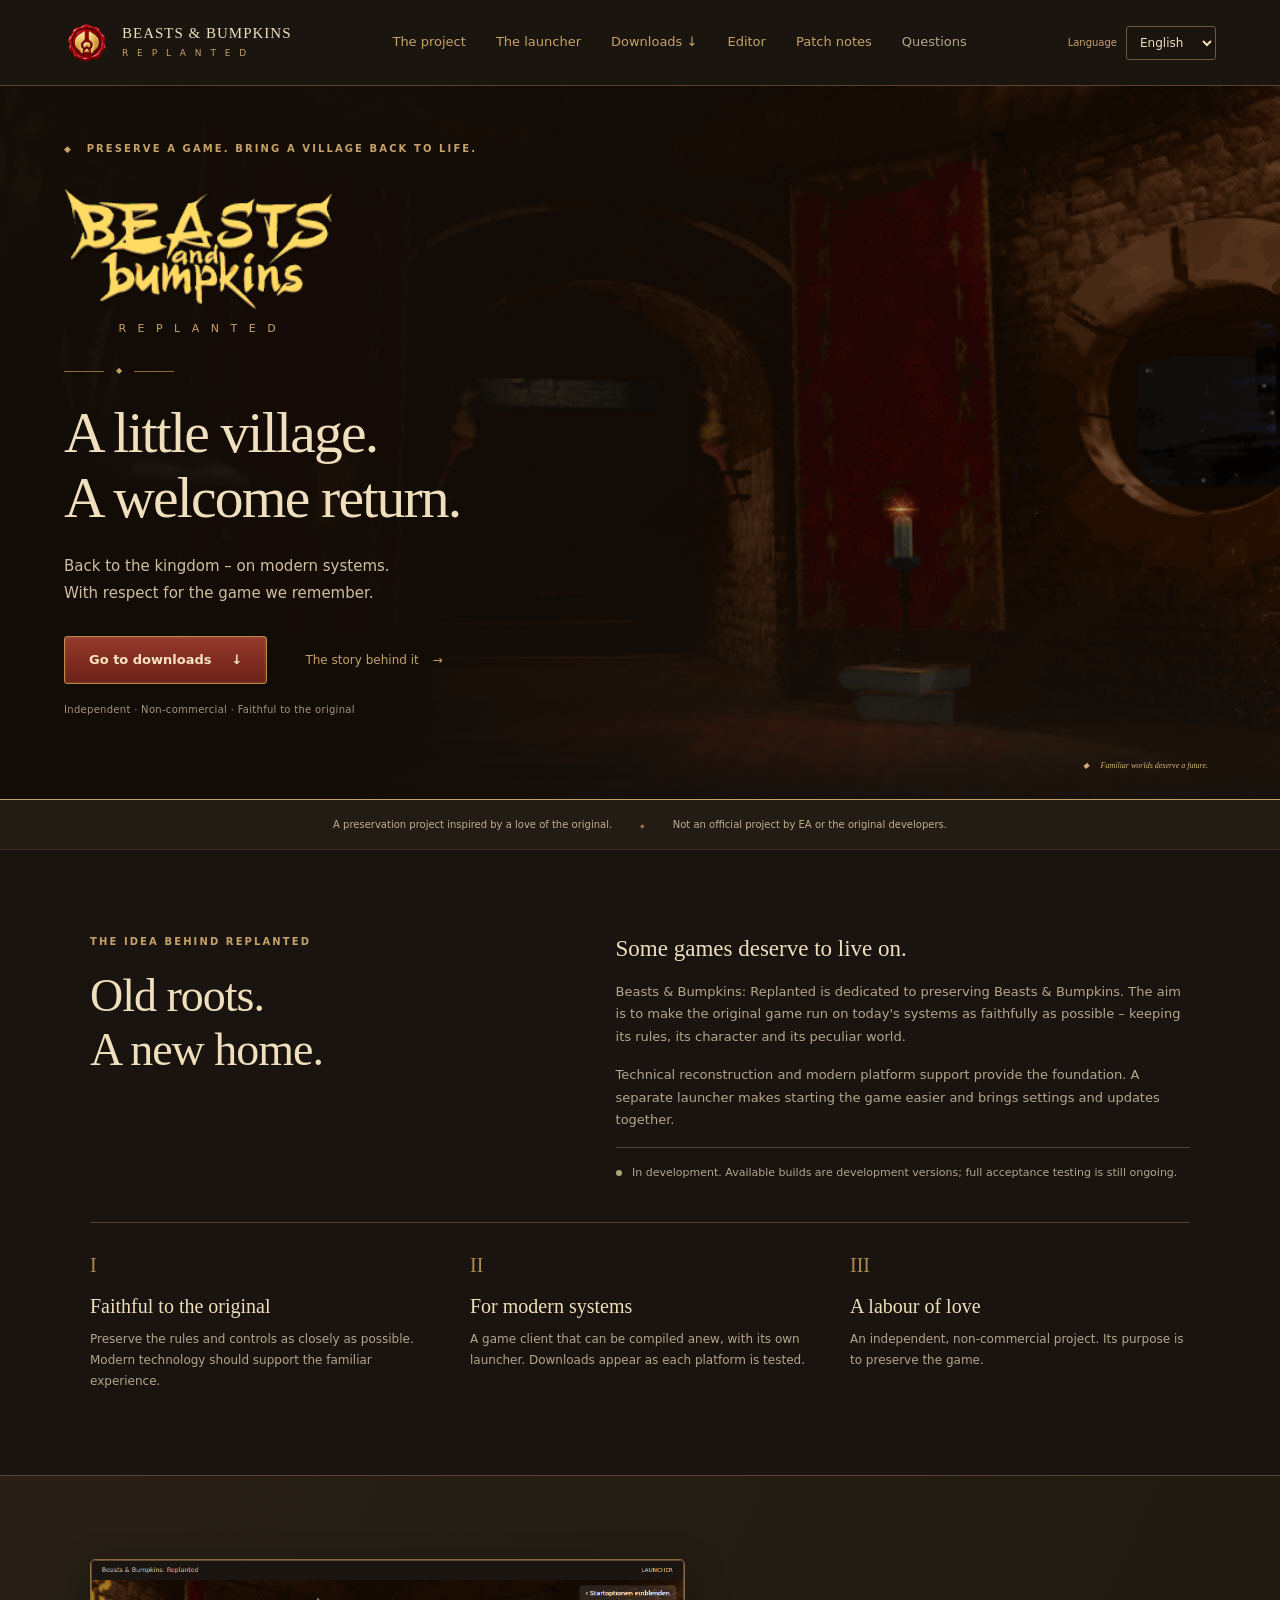
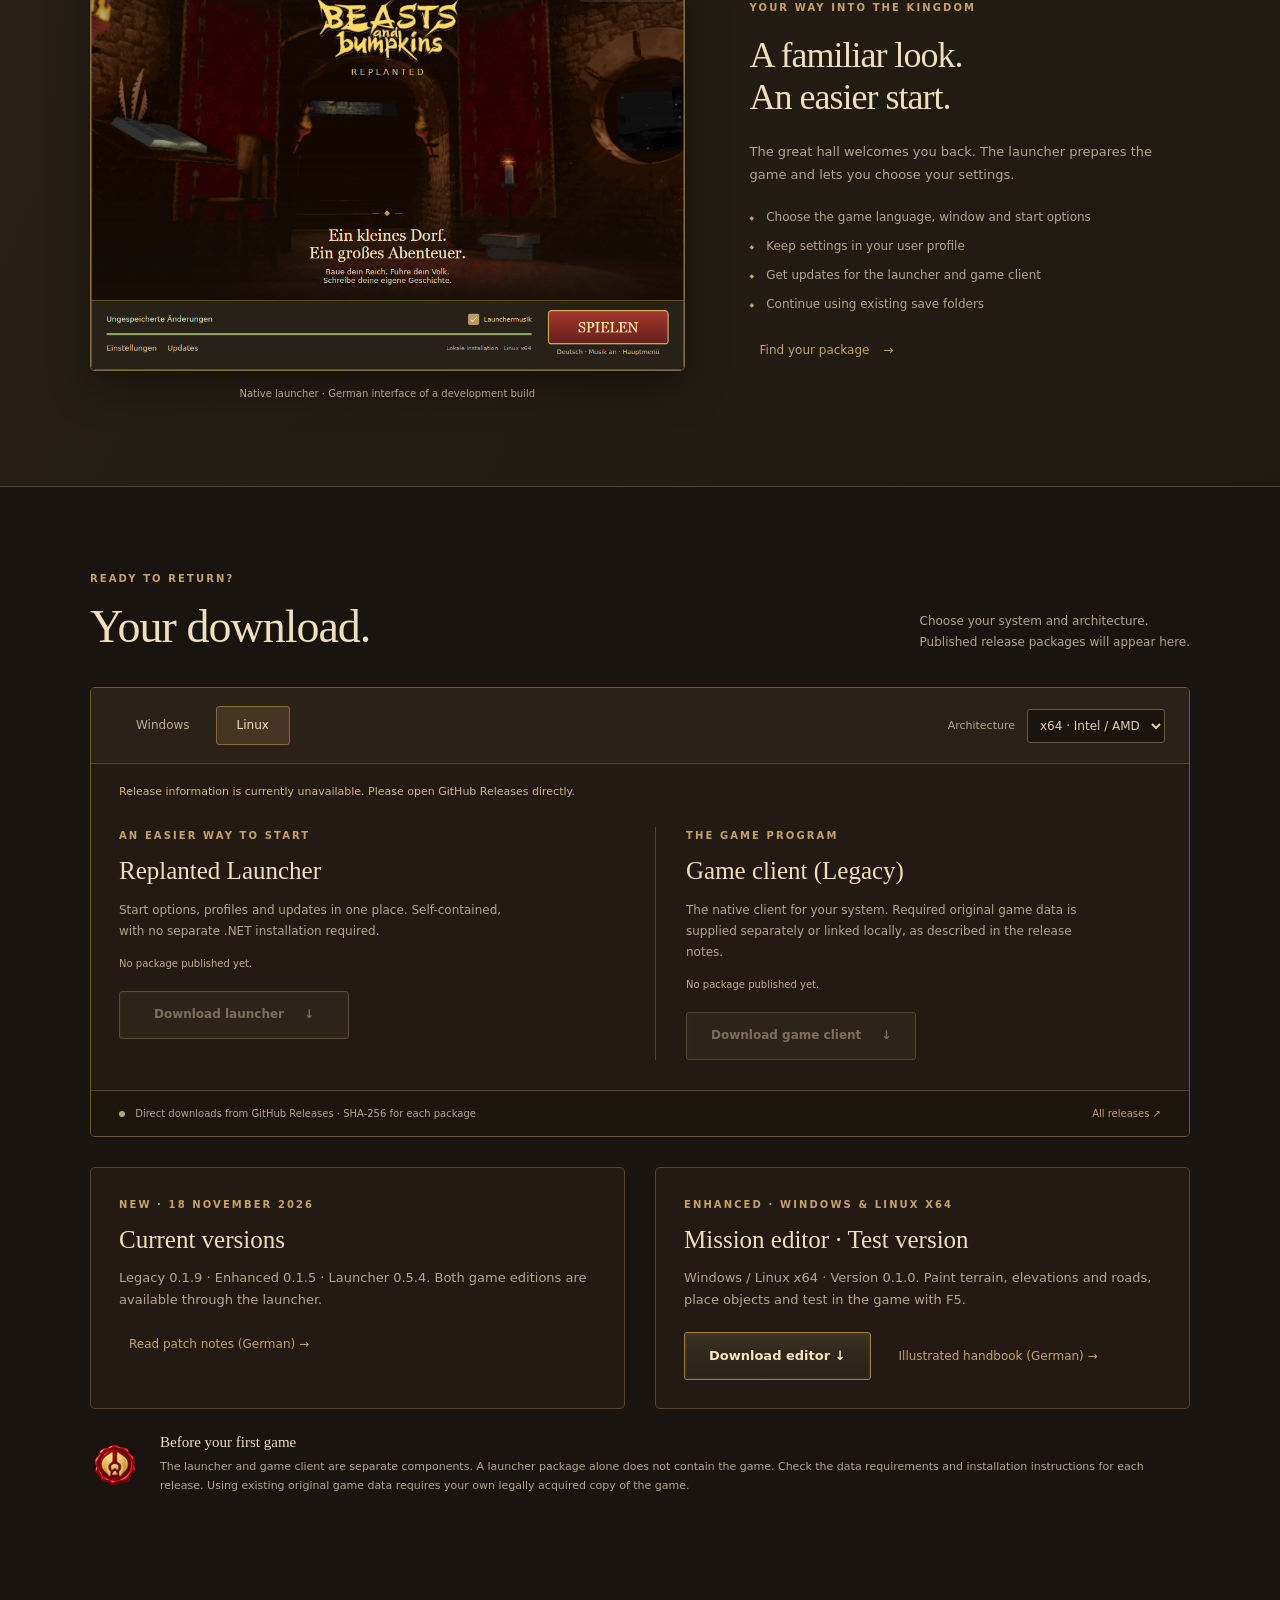
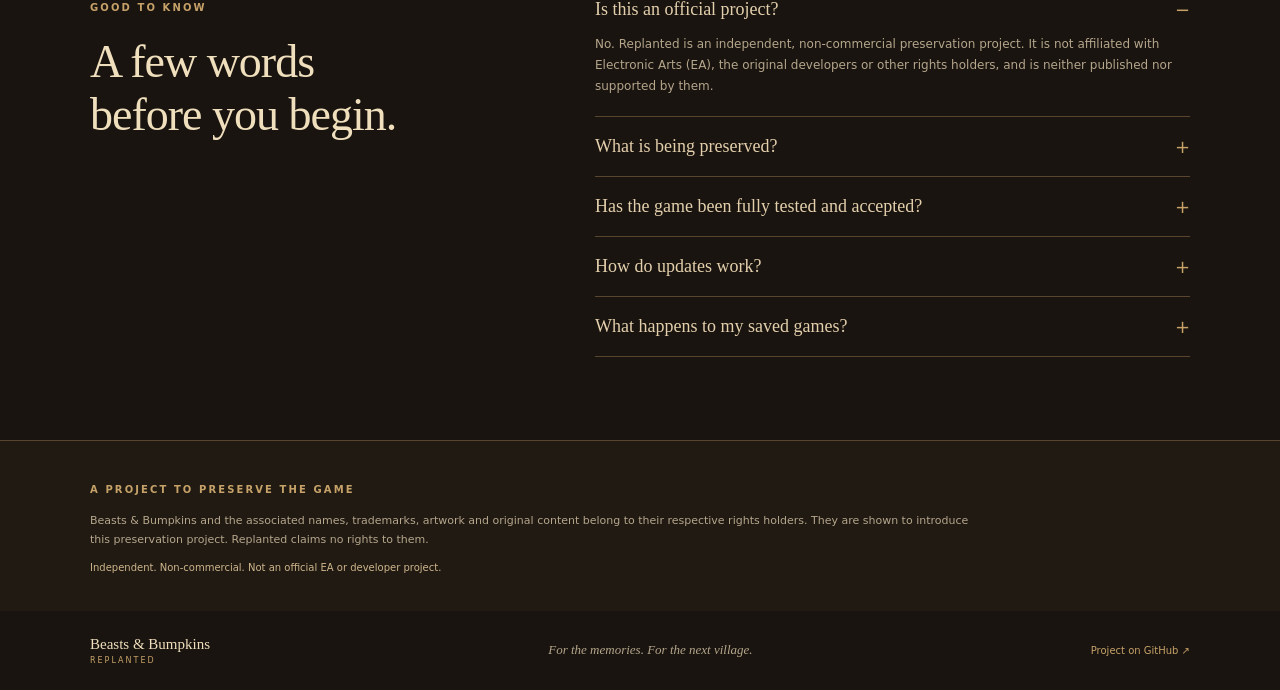
<file: site/index.html>
<!doctype html>
<html lang="de">
<head>
  <meta charset="utf-8">
  <meta name="viewport" content="width=device-width, initial-scale=1">
  <meta name="theme-color" content="#1b1510">
  <meta data-i18n-description="page.description" name="description" content="Beasts & Bumpkins: Replanted – ein unabhängiges, nicht kommerzielles Projekt zum Erhalt des Spiels auf modernen Systemen. Launcher, Spielclient und Informationen.">
  <title>Beasts &amp; Bumpkins: Replanted · Ein Königreich kehrt zurück</title>
  <link rel="icon" type="image/png" href="assets/seal.png">
  <link rel="stylesheet" href="styles.css">
  <script src="translations.js" defer></script>
  <script src="i18n.js" defer></script>
  <script src="app.js" defer></script>
</head>
<body>
  <a class="skip-link" href="#main"><span data-i18n="skip">Zum Inhalt</span></a>
  <header class="site-header">
    <a class="brand" href="#" data-i18n-aria="a11y.home" aria-label="Beasts &amp; Bumpkins: Replanted – Startseite"><img src="assets/seal.png" width="46" height="46" alt=""><span>BEASTS &amp; BUMPKINS<small>R E P L A N T E D</small></span></a>
    <nav data-i18n-aria="a11y.navigation" aria-label="Hauptnavigation"><a href="#projekt"><span data-i18n="nav.project">Das Projekt</span></a><a href="#launcher"><span data-i18n="nav.launcher">Der Launcher</span></a><a href="#downloads"><span data-i18n="nav.downloads">Downloads</span> <span aria-hidden="true">↓</span></a><a href="editor.html"><span data-i18n="nav.editor">Editor</span></a><a href="patchnotes.html"><span data-i18n="nav.patchnotes">Patchnotes</span></a><a href="#fragen"><span data-i18n="nav.faq">Fragen</span></a></nav>
    <label class="language-picker" id="language-picker" hidden><span data-i18n="language.label">Sprache</span><select id="language" aria-label="Sprache" data-i18n-aria="language.label"><option value="de" lang="de">Deutsch</option><option value="en" lang="en">English</option><option value="fr" lang="fr">Français</option><option value="it" lang="it">Italiano</option><option value="es" lang="es">Español</option></select></label>
  </header>
  <main id="main">
    <section class="hero" aria-labelledby="hero-title">
      <div class="hero-art" aria-hidden="true"></div>
      <div class="hero-content">
        <p class="eyebrow"><span class="diamond" aria-hidden="true">◆</span> <span data-i18n="hero.eyebrow">EIN SPIEL BEWAHREN. EIN DORF WIEDERBELEBEN.</span></p>
        <img class="original-logo" src="assets/original-logo.png" width="320" height="150" alt="Beasts and Bumpkins">
        <p class="replanted">R E P L A N T E D</p>
        <div class="ornament" aria-hidden="true"><span></span>◆<span></span></div>
        <h1 id="hero-title"><span data-i18n="hero.title1">Ein kleines Dorf.</span><br><span data-i18n="hero.title2">Ein großes Wiedersehen.</span></h1>
        <p class="hero-description"><span data-i18n="hero.description1">Zurück ins Königreich – auf modernen Systemen.</span><br><span data-i18n="hero.description2">Mit Respekt vor dem Spiel, das wir in Erinnerung haben.</span></p>
        <div class="hero-actions"><a class="button primary" href="#downloads"><span data-i18n="hero.download">Zu den Downloads</span> <span aria-hidden="true">↓</span></a><a class="text-link" href="#projekt"><span data-i18n="hero.story">Die Geschichte dahinter</span> <span aria-hidden="true">→</span></a></div>
        <p class="hero-note"><span data-i18n="hero.note">Unabhängig · Nicht kommerziell · Dem Original verpflichtet</span></p>
      </div>
      <div class="hero-caption"><span aria-hidden="true">◆</span> <span data-i18n="hero.caption">Vertraute Welten verdienen eine Zukunft.</span></div>
    </section>
    <div class="project-strip"><span><span data-i18n="strip.preservation">Ein Erhaltungsprojekt aus Begeisterung für das Original.</span></span><span><span data-i18n="strip.unofficial">Kein offizielles Projekt von EA oder den ursprünglichen Entwicklern.</span></span></div>
    <section class="section project" id="projekt" aria-labelledby="project-title">
      <div><p class="eyebrow"><span data-i18n="project.eyebrow">DIE IDEE HINTER REPLANTED</span></p><h2 id="project-title"><span data-i18n="project.title1">Alte Wurzeln.</span><br><span data-i18n="project.title2">Neue Heimat.</span></h2></div>
      <div class="project-copy"><p class="lead"><span data-i18n="project.lead">Manche Spiele verdienen es, weiterzuleben.</span></p><p><span data-i18n="project.body1">Beasts &amp; Bumpkins: Replanted widmet sich dem Erhalt von Beasts &amp; Bumpkins. Das Ziel: das ursprüngliche Spiel möglichst originalgetreu auf heutigen Systemen ausführbar machen – mit seinen Regeln, seinem Charakter und seiner eigenwilligen Welt.</span></p><p><span data-i18n="project.body2">Die technische Rekonstruktion und moderne Plattformanbindung bilden dafür die Grundlage. Ein separater Launcher erleichtert den Start und bündelt Einstellungen und Updates.</span></p><p class="development-note"><span class="status-dot" aria-hidden="true"></span> <span data-i18n="project.development">In Entwicklung. Verfügbare Builds sind Entwicklungsstände; die vollständige Abnahme läuft weiter.</span></p></div>
      <div class="principles"><article><span class="chapter">I</span><h3><span data-i18n="principle.original.title">Dem Original verpflichtet</span></h3><p><span data-i18n="principle.original.body">Spielregeln und Bedienung möglichst erhalten. Moderne Technik soll das vertraute Spielerlebnis tragen.</span></p></article><article><span class="chapter">II</span><h3><span data-i18n="principle.modern.title">Für heutige Systeme</span></h3><p><span data-i18n="principle.modern.body">Ein neu kompilierbarer Spielclient und ein eigener Launcher. Downloads erscheinen je geprüfter Plattform.</span></p></article><article><span class="chapter">III</span><h3><span data-i18n="principle.passion.title">Aus Leidenschaft</span></h3><p><span data-i18n="principle.passion.body">Ein unabhängiges, nicht kommerzielles Projekt. Sein Zweck ist der Erhalt des Spiels.</span></p></article></div>
    </section>
    <section class="launcher-section" id="launcher" aria-labelledby="launcher-title"><div class="section launcher-grid"><div class="launcher-image"><img src="assets/launcher.png" width="1008" height="662" loading="lazy" data-i18n-alt="a11y.launcher" alt="Der native Replanted-Launcher mit Burgstube, Originaltitel und roter Spielen-Schaltfläche"><p><span data-i18n="launcher.caption">Ein Blick in den nativen Launcher · Oberfläche eines Entwicklungsstands</span></p></div><div><p class="eyebrow"><span data-i18n="launcher.eyebrow">DEIN WEG INS KÖNIGREICH</span></p><h2 id="launcher-title"><span data-i18n="launcher.title1">Vertraut im Stil.</span><br><span data-i18n="launcher.title2">Einfach beim Start.</span></h2><p><span data-i18n="launcher.body">Die Burgstube empfängt dich wieder. Der Launcher bereitet den Spielstart vor und lässt dir die Wahl deiner Einstellungen.</span></p><ul class="feature-list"><li><span data-i18n="launcher.feature1">Sprache, Fenster und Spielstart einstellen</span></li><li><span data-i18n="launcher.feature2">Einstellungen im Benutzerprofil behalten</span></li><li><span data-i18n="launcher.feature3">Updates für Launcher und Spielclient beziehen</span></li><li><span data-i18n="launcher.feature4">Vorhandene Spielstandordner weiterverwenden</span></li></ul><a class="text-link" href="#downloads"><span data-i18n="launcher.download">Passendes Paket finden</span> <span aria-hidden="true">→</span></a></div></div></section>
    <section class="section downloads-section" id="downloads" aria-labelledby="download-title"><div class="section-heading"><div><p class="eyebrow"><span data-i18n="download.eyebrow">BEREIT FÜR DIE RÜCKKEHR?</span></p><h2 id="download-title"><span data-i18n="download.title">Dein Download.</span></h2></div><p><span data-i18n="download.intro1">Wähle dein System und deine Architektur.</span><br><span data-i18n="download.intro2">Hier erscheinen die veröffentlichten Release-Pakete.</span></p></div>
      <div class="download-panel"><div class="download-toolbar"><div class="platforms" role="group" data-i18n-aria="a11y.os" aria-label="Betriebssystem"><button type="button" data-os="win" aria-pressed="true">Windows</button><button type="button" data-os="linux" aria-pressed="false">Linux</button></div><label class="architecture"><span data-i18n="download.architecture">Architektur</span> <select id="architecture"><option value="x64">x64 · Intel / AMD</option><option value="arm64">ARM64</option></select></label></div>
      <p class="release-status" id="release-status" role="status" aria-live="polite"><span data-i18n="download.loading">Release-Informationen werden geladen …</span></p>
      <div class="download-cards"><article><p class="eyebrow"><span data-i18n="download.launcher.eyebrow">DER BEQUEME START</span></p><h3>Replanted Launcher</h3><p><span data-i18n="download.launcher.body">Startoptionen, Profile und Updates an einem Ort. Selbstenthaltend, ohne separate .NET-Installation.</span></p><p class="package-meta" id="launcher-meta"><span data-i18n="download.checking">Verfügbarkeit wird geprüft.</span></p><a class="button primary download-link" id="launcher-download" aria-disabled="true"><span data-i18n="download.launcher.button">Launcher herunterladen</span> <span aria-hidden="true">↓</span></a></article><article><p class="eyebrow"><span data-i18n="download.game.eyebrow">DAS SPIELPROGRAMM</span></p><h3><span data-i18n="download.game.title">Spielclient (Legacy)</span></h3><p><span data-i18n="download.game.body">Der native Client für dein System. Die erforderlichen Originalspieldaten werden separat bereitgestellt oder lokal eingebunden, wie im Release beschrieben.</span></p><p class="package-meta" id="game-meta"><span data-i18n="download.checking">Verfügbarkeit wird geprüft.</span></p><a class="button secondary download-link" id="game-download" aria-disabled="true"><span data-i18n="download.game.button">Spielclient herunterladen</span> <span aria-hidden="true">↓</span></a></article></div>
      <div class="download-footer"><p><span class="status-dot" aria-hidden="true"></span> <span data-i18n="download.footer">Direkte Downloads über GitHub Releases · SHA-256 je Paket</span></p><a id="all-releases" href="https://github.com/Naroci/BeastsAndBumpkinsReplanted/releases"><span data-i18n="download.releases">Alle Releases</span> <span aria-hidden="true">↗</span></a></div></div>
      <noscript><p>Für die Plattformauswahl bitte JavaScript aktivieren oder die <a href="https://github.com/Naroci/BeastsAndBumpkinsReplanted/releases">GitHub-Releases direkt öffnen</a>.</p></noscript>
      <div class="release-cards" id="aktuelles"><article><p class="eyebrow"><span data-i18n="release.eyebrow">NEU · 18. NOVEMBER 2026</span></p><h3><span data-i18n="release.title">Aktuelle Versionen</span></h3><p><span data-i18n="release.body">Legacy 0.1.9 · Enhanced 0.1.5 · Launcher 0.5.4. Beide Spieleeditionen sind über den Launcher erhältlich.</span></p><a class="text-link" href="patchnotes.html"><span data-i18n="release.notes">Patchnotes lesen (Deutsch) →</span></a></article><article><p class="eyebrow">ENHANCED · WINDOWS &amp; LINUX X64</p><h3><span data-i18n="editor.title">Missionseditor · Testversion</span></h3><p><span data-i18n="editor.body">Windows / Linux x64 · Version 0.1.0. Gelände, Höhen und Straßen bearbeiten, Objekte platzieren und mit F5 im Spiel testen.</span></p><div class="release-actions"><a class="button secondary" href="editor.html#downloads"><span data-i18n="editor.download">Editor herunterladen ↓</span></a><a class="text-link" href="editor.html"><span data-i18n="editor.guide">Handbuch mit Klickanleitung (Deutsch) →</span></a></div></article></div>
      <div class="install-note"><img src="assets/seal.png" width="50" height="50" alt=""><div><h3><span data-i18n="install.title">Vor dem ersten Spielstart</span></h3><p><span data-i18n="install.body">Launcher und Spielclient sind getrennte Komponenten. Ein Launcherpaket allein enthält kein Spiel. Beachte die Datenvoraussetzungen und Installationshinweise des jeweiligen Releases. Bestehende Originalspieldaten benötigen eine eigene rechtmäßig erworbene Spielkopie.</span></p></div></div>
    </section>
    <section class="section faq-section" id="fragen" aria-labelledby="faq-title"><div><p class="eyebrow"><span data-i18n="faq.eyebrow">GUT ZU WISSEN</span></p><h2 id="faq-title"><span data-i18n="faq.title1">Noch ein Wort,</span><br><span data-i18n="faq.title2">bevor es losgeht.</span></h2></div><div class="questions"><details open><summary><span data-i18n="faq.official.question">Ist das ein offizielles Projekt?</span></summary><p><span data-i18n="faq.official.answer">Nein. Replanted ist ein unabhängiges, nicht kommerzielles Erhaltungsprojekt. Es besteht keine Verbindung zu Electronic Arts (EA), den ursprünglichen Entwicklern oder anderen Rechteinhabern; das Projekt wird von ihnen weder herausgegeben noch unterstützt.</span></p></details><details><summary><span data-i18n="faq.preserve.question">Was soll erhalten bleiben?</span></summary><p><span data-i18n="faq.preserve.answer">Das Spiel soll möglichst vollständig und originalgetreu als neu kompilierbarer Code erhalten werden. Moderne Plattform- und Rendereradapter ersetzen die alte Systemanbindung. Das Projekt verfolgt keine Neugestaltung des Spiels.</span></p></details><details><summary><span data-i18n="faq.complete.question">Ist das Spiel schon vollständig abgenommen?</span></summary><p><span data-i18n="faq.complete.answer">Die Entwicklung und Prüfung laufen weiter. Ein verfügbarer Build bedeutet keine vollständige Abnahme aller Missionen, Plattformen oder Originalfunktionen. Konkrete Voraussetzungen und bekannte Grenzen stehen in den Releasehinweisen.</span></p></details><details><summary><span data-i18n="faq.updates.question">Wie funktionieren die Updates?</span></summary><p><span data-i18n="faq.updates.answer">Der Launcher liest eine gemeinsame HTTPS-Manifestdatei. Sie verweist auf feste ZIP-Dateien eines GitHub-Releases und enthält Version, Größe und SHA-256. Installiert werden nur passende Plattformpakete. Die Manifestadresse steht in den Releasehinweisen.</span></p></details><details><summary><span data-i18n="faq.saves.question">Was passiert mit meinen Spielständen?</span></summary><p><span data-i18n="faq.saves.answer">Der Launcher verwendet bestehende Benutzer- und Spielstandpfade weiter und überschreibt diese beim Update nicht. Die Kompatibilität von Spielständen zwischen verschiedenen Clientversionen hängt vom jeweiligen Build ab; beachte die Releasehinweise.</span></p></details></div></section>
    <aside class="rights-notice"><div class="section"><span class="eyebrow"><span data-i18n="rights.eyebrow">EIN PROJEKT ZUM ERHALT DES SPIELS</span></span><p><span data-i18n="rights.body">Beasts &amp; Bumpkins und die zugehörigen Namen, Marken, Grafiken und Originalinhalte gehören ihren jeweiligen Rechteinhabern. Die Darstellung dient der Vorstellung dieses Erhaltungsprojekts. Replanted erhebt keinen Anspruch auf diese Rechte.</span></p><p><span data-i18n="rights.note">Unabhängig. Nicht kommerziell. Kein offizielles EA- oder Entwicklerprojekt.</span></p></div></aside>
  </main>
  <footer class="site-footer"><a class="footer-brand" href="#">Beasts &amp; Bumpkins <span>REPLANTED</span></a><p><span data-i18n="footer.note">Für die Erinnerung. Für das nächste Dorf.</span></p><a id="repository-link" href="https://github.com/Naroci/BeastsAndBumpkinsReplanted"><span data-i18n="footer.github">Projekt auf GitHub</span> <span aria-hidden="true">↗</span></a></footer>
</body>
</html>
</file>
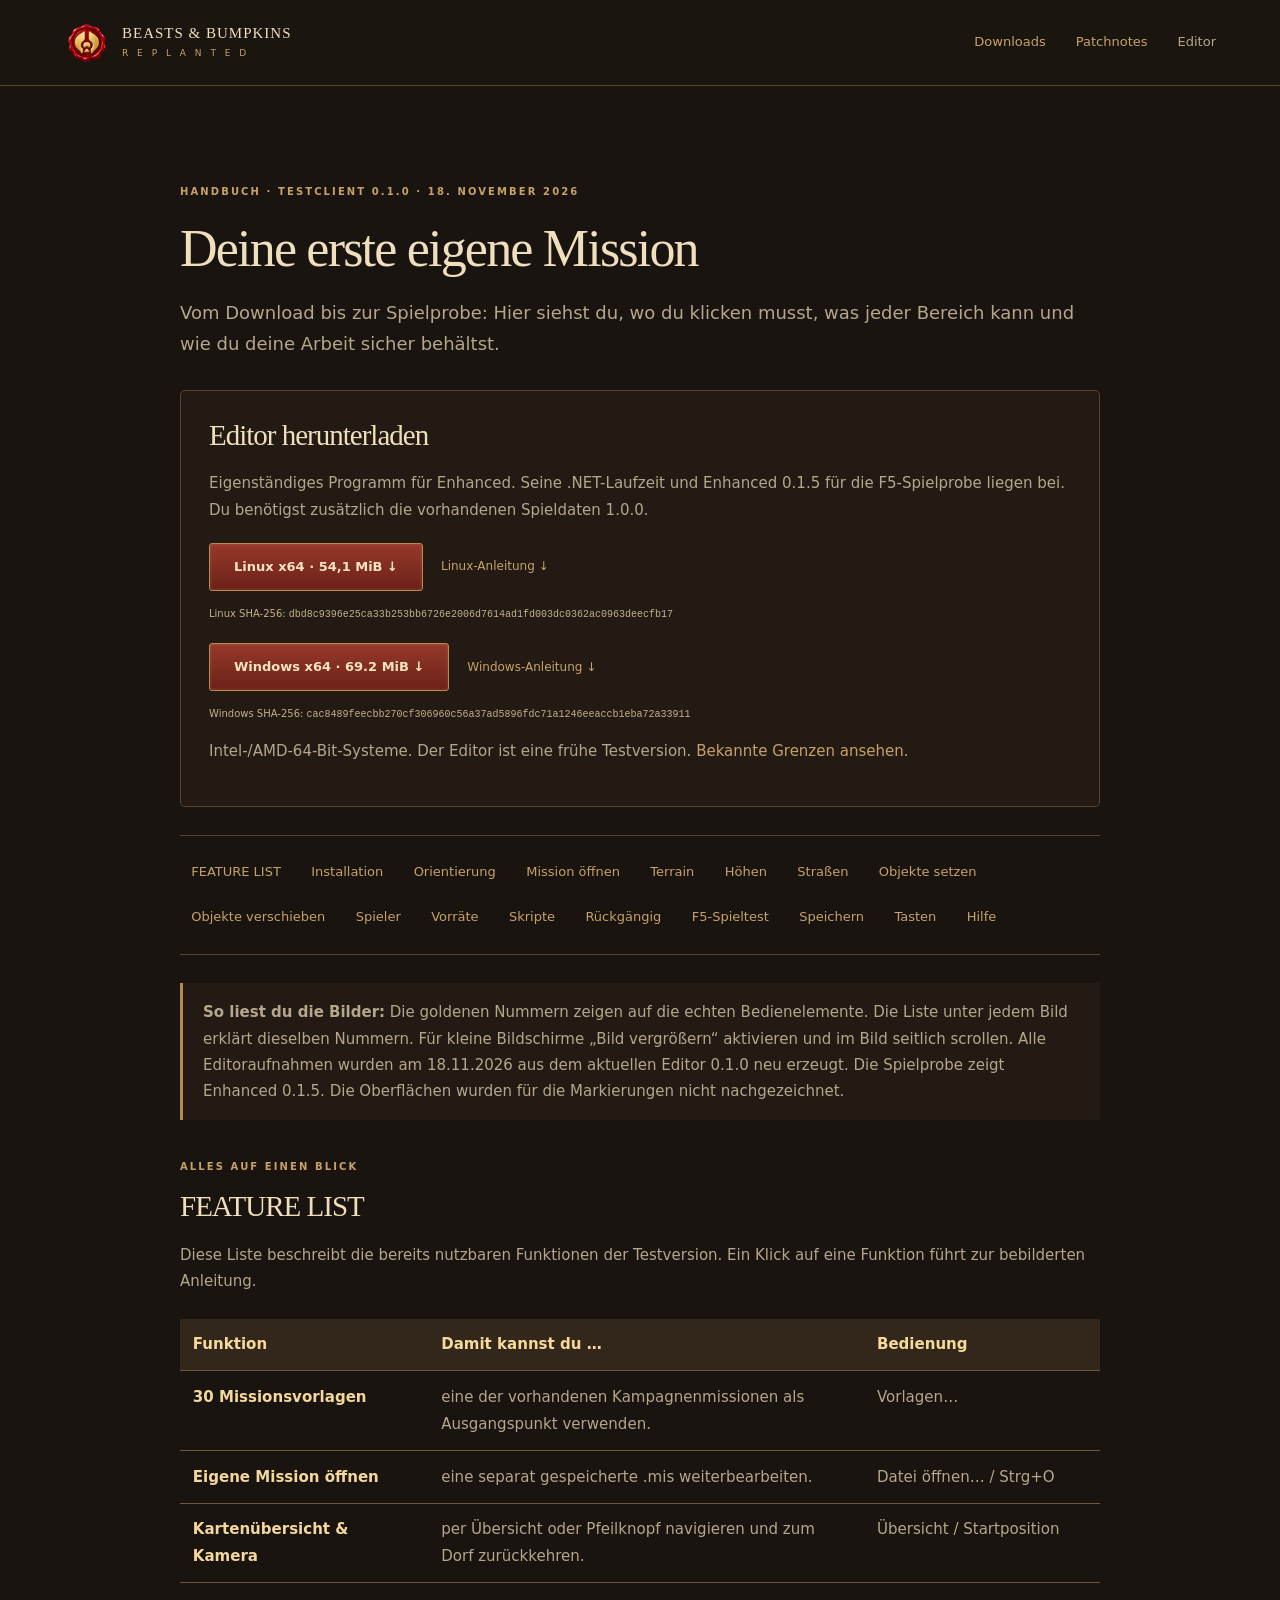
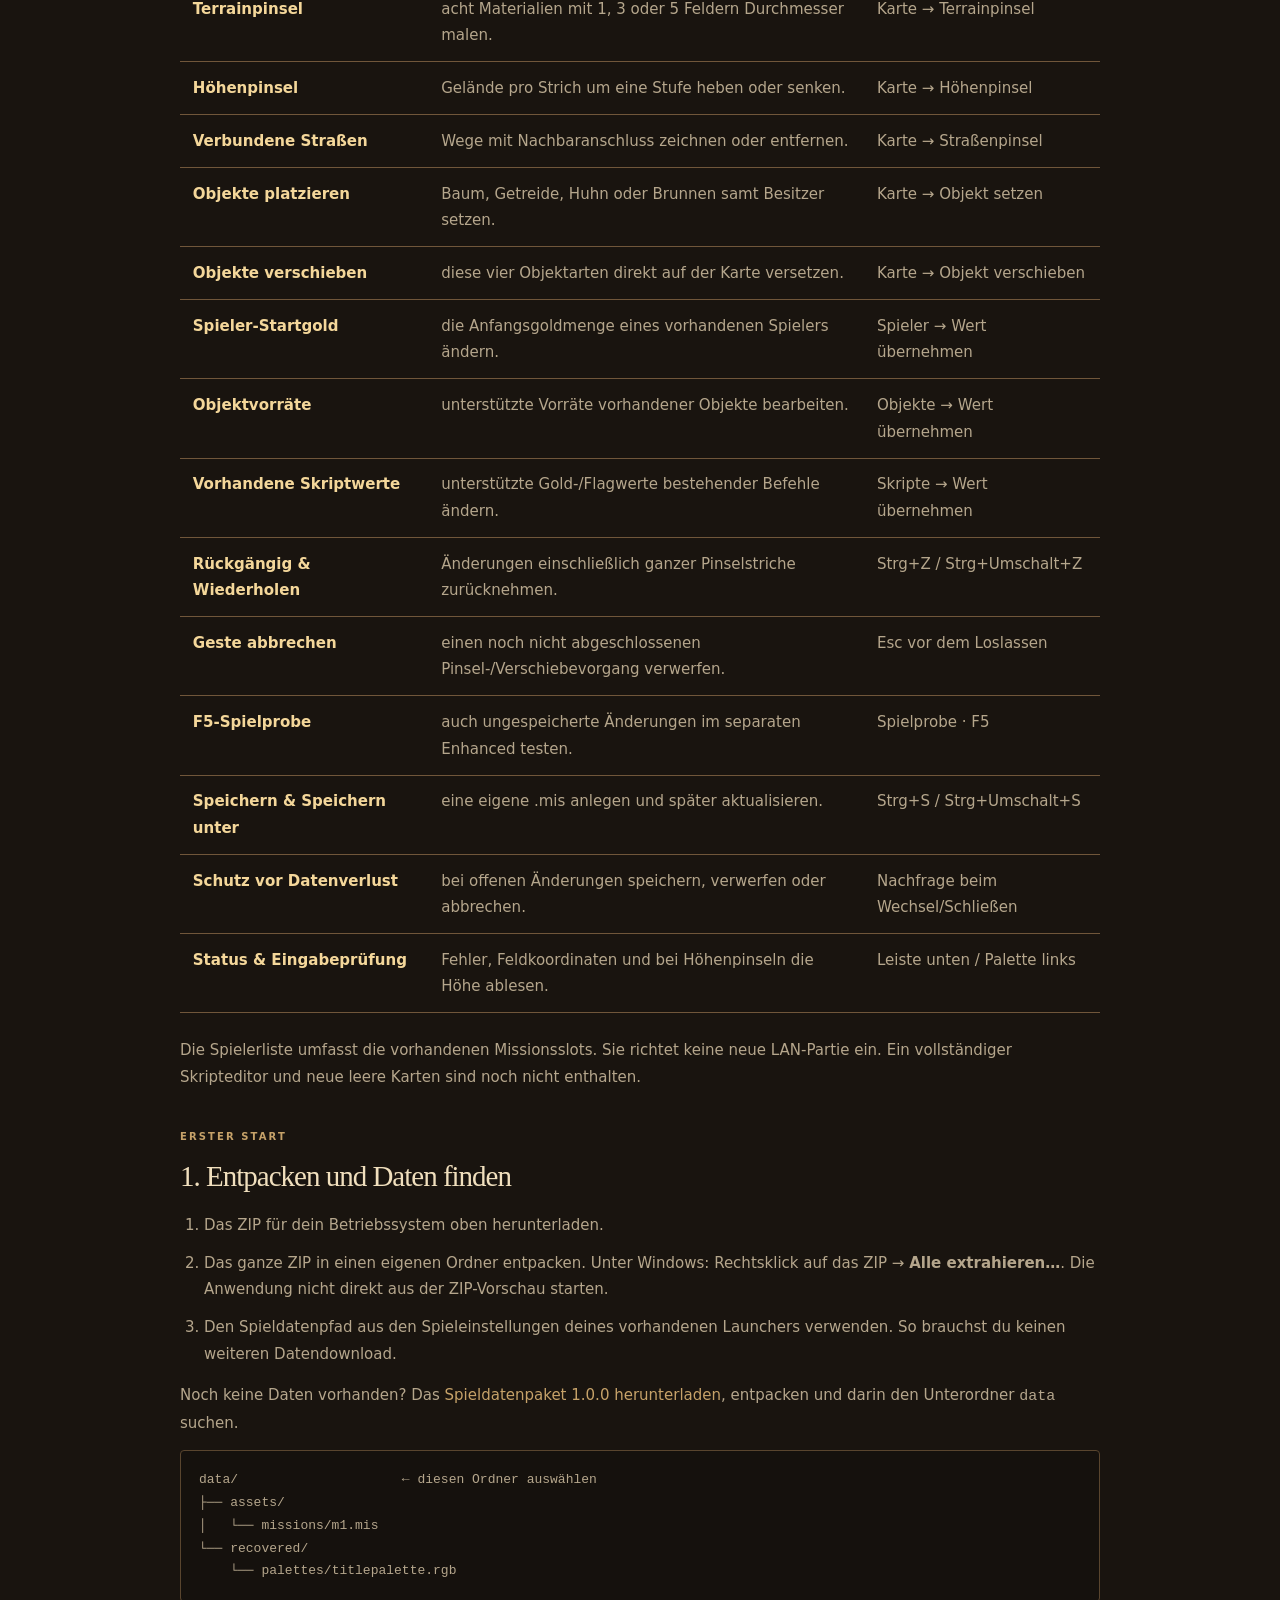
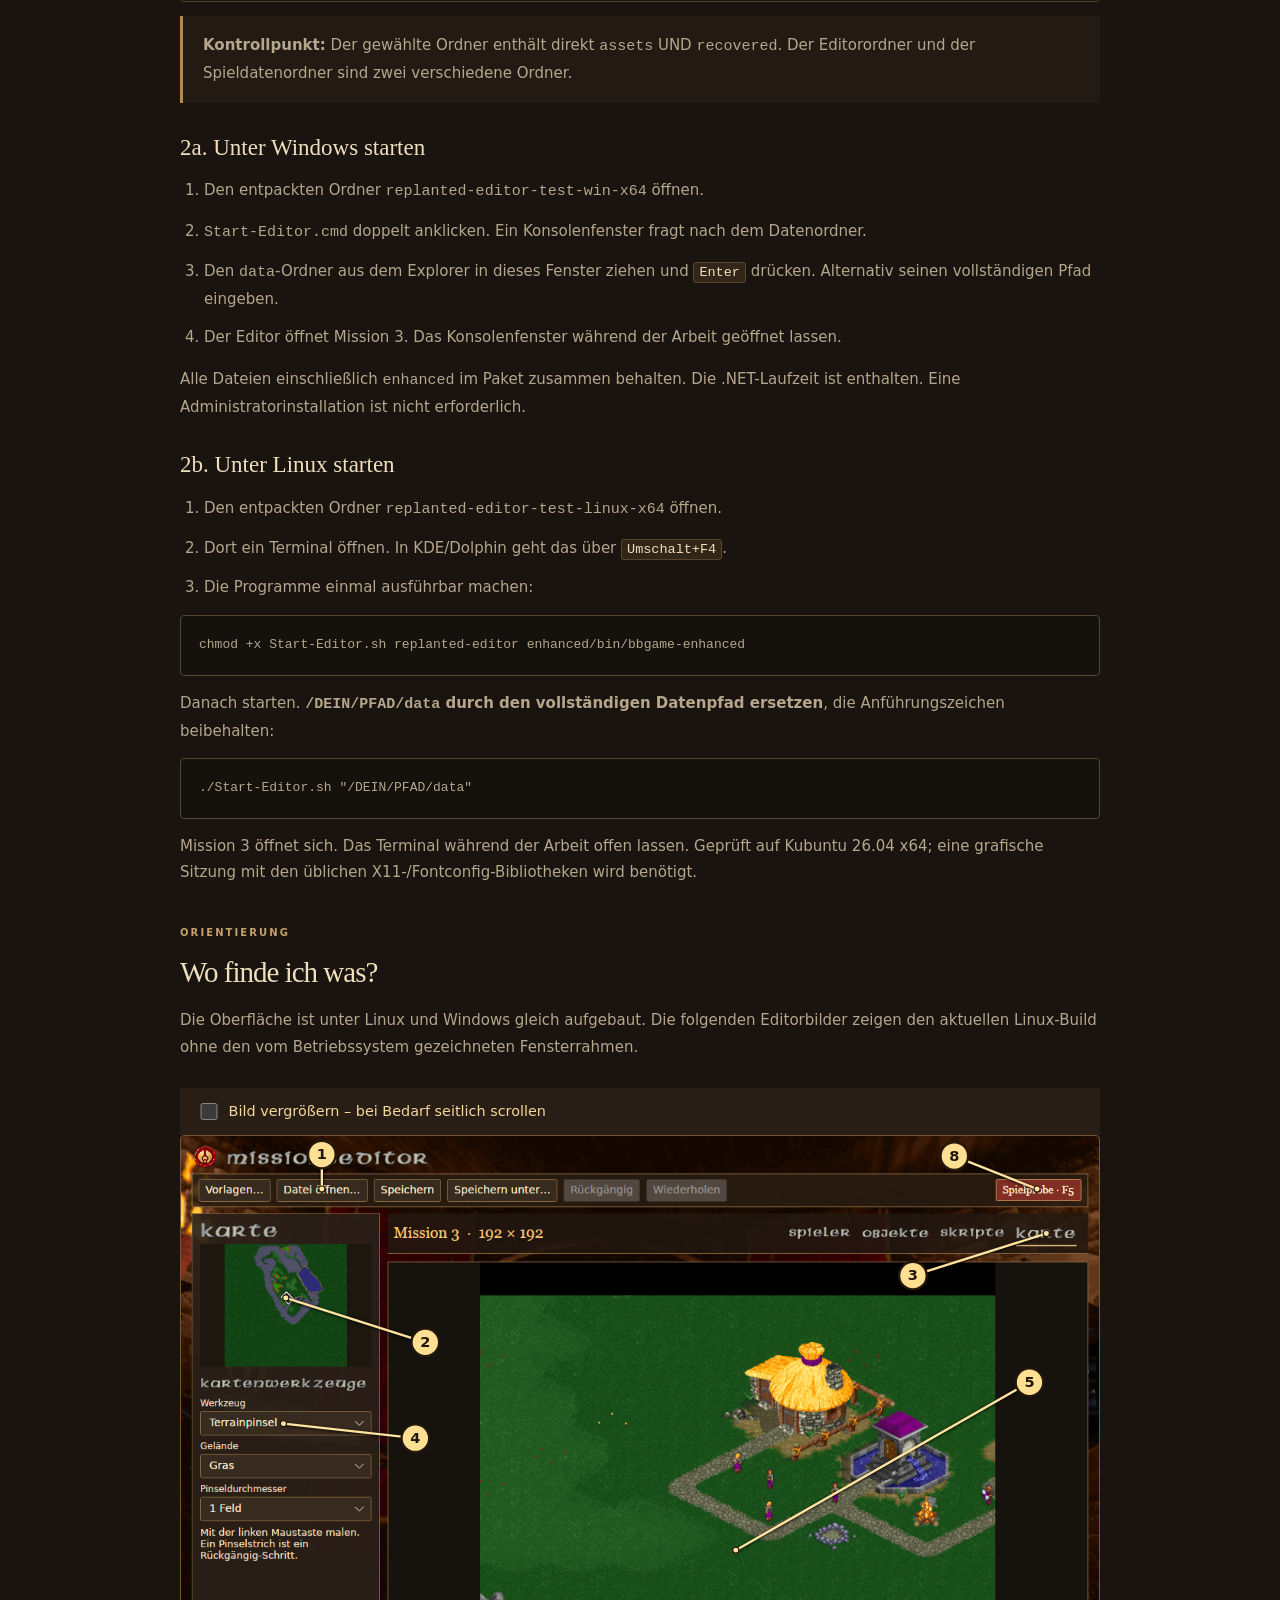
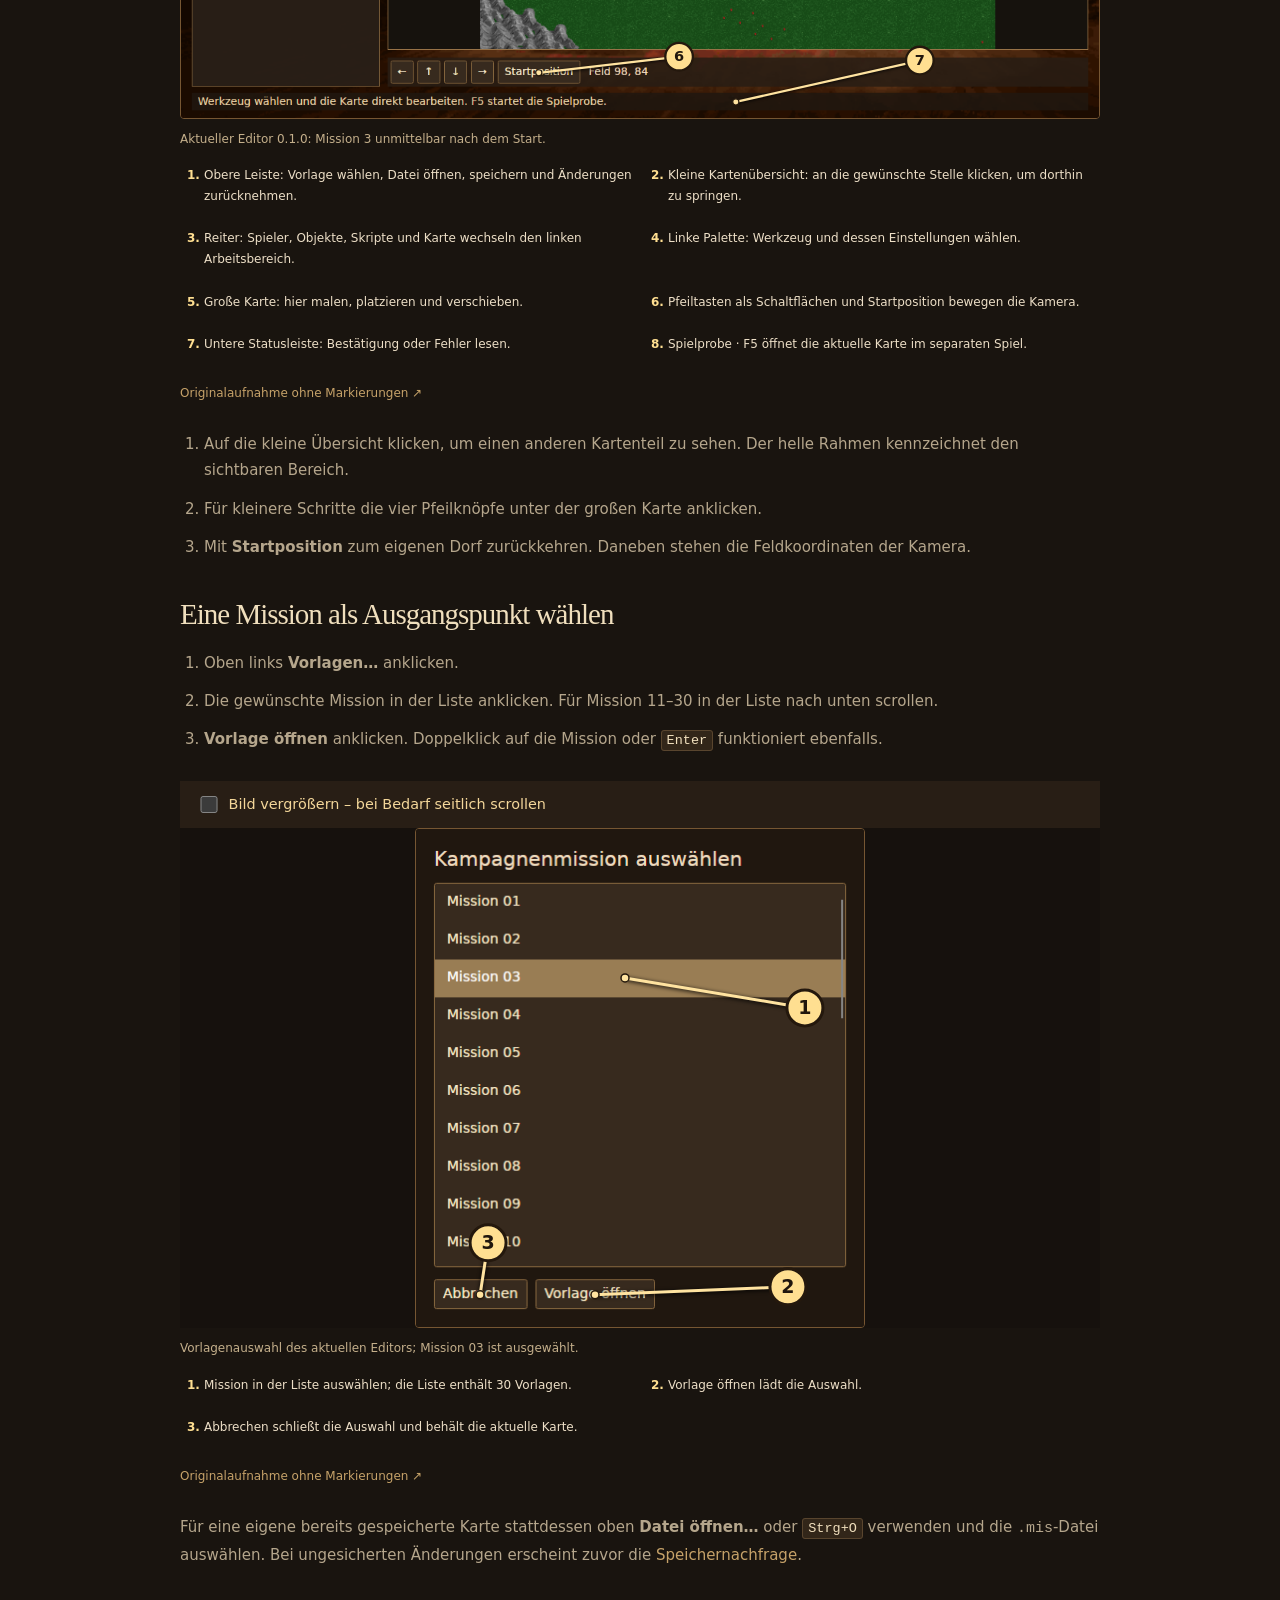
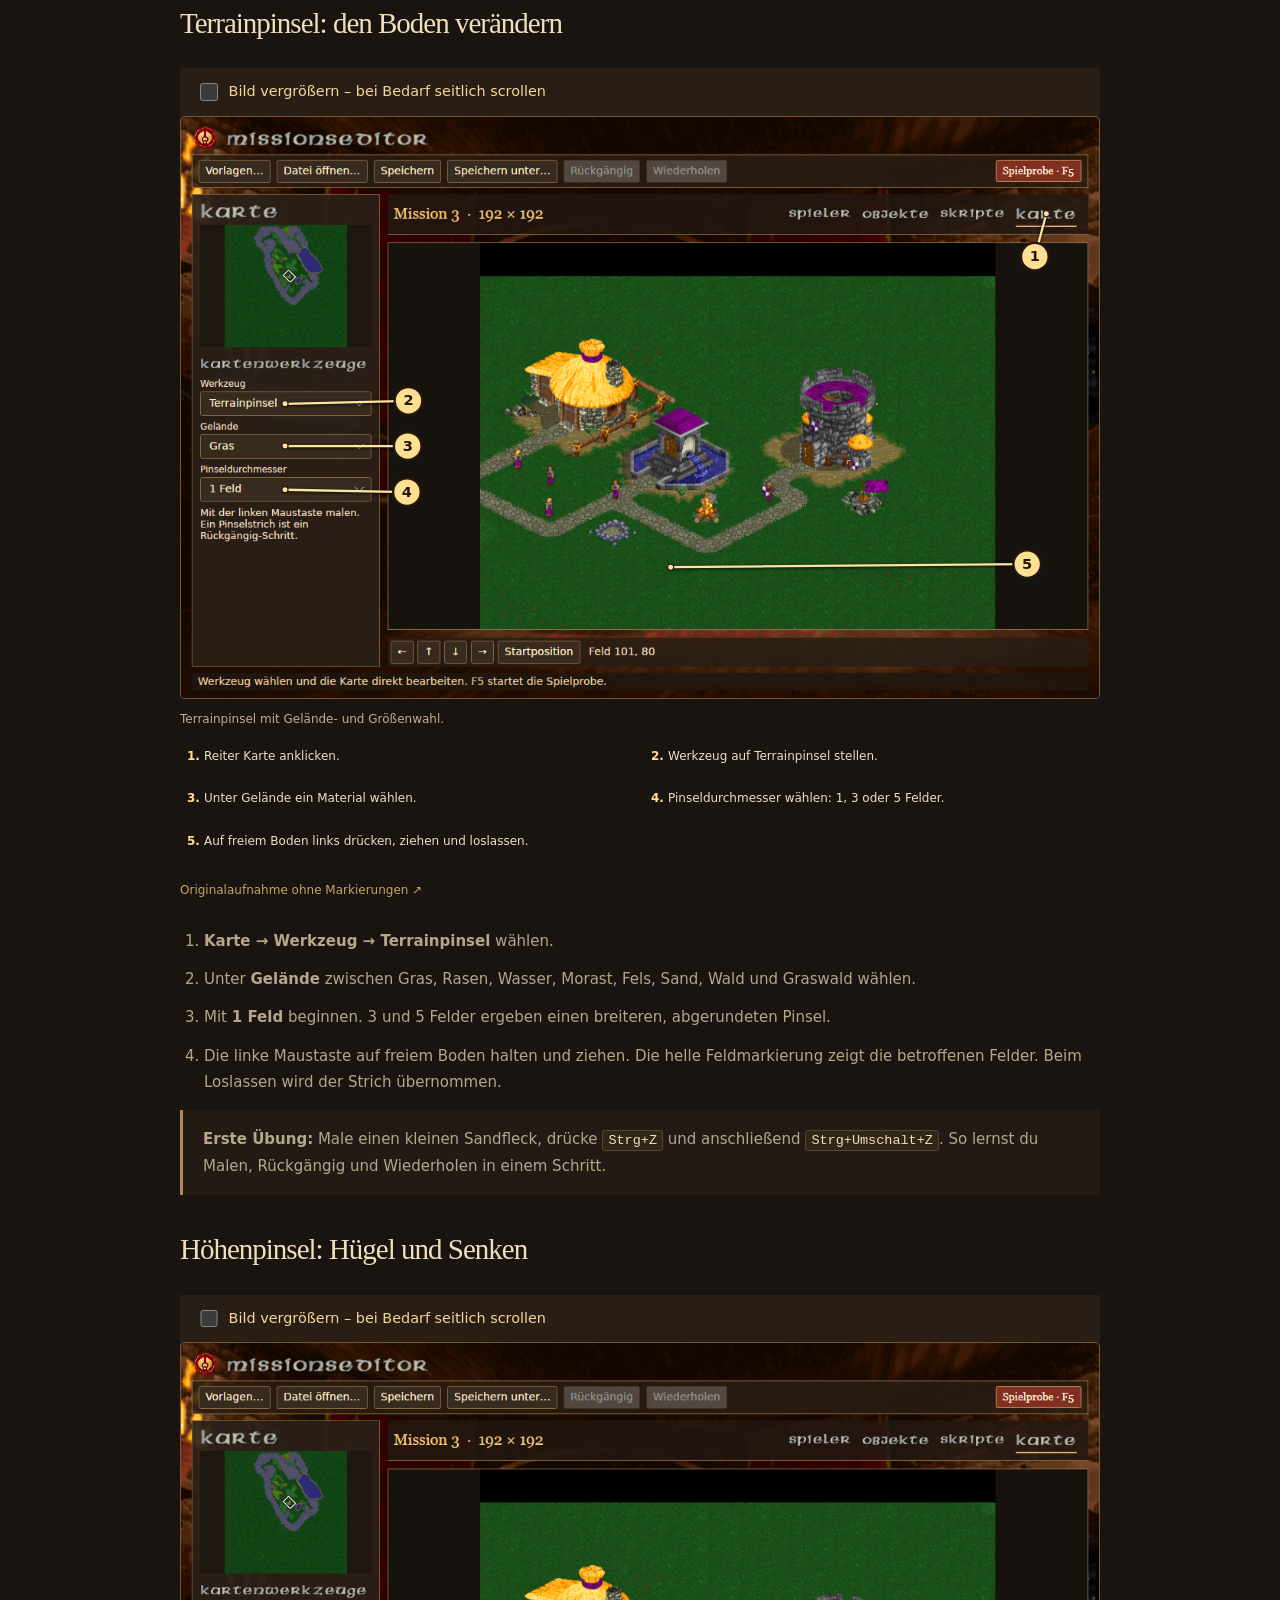
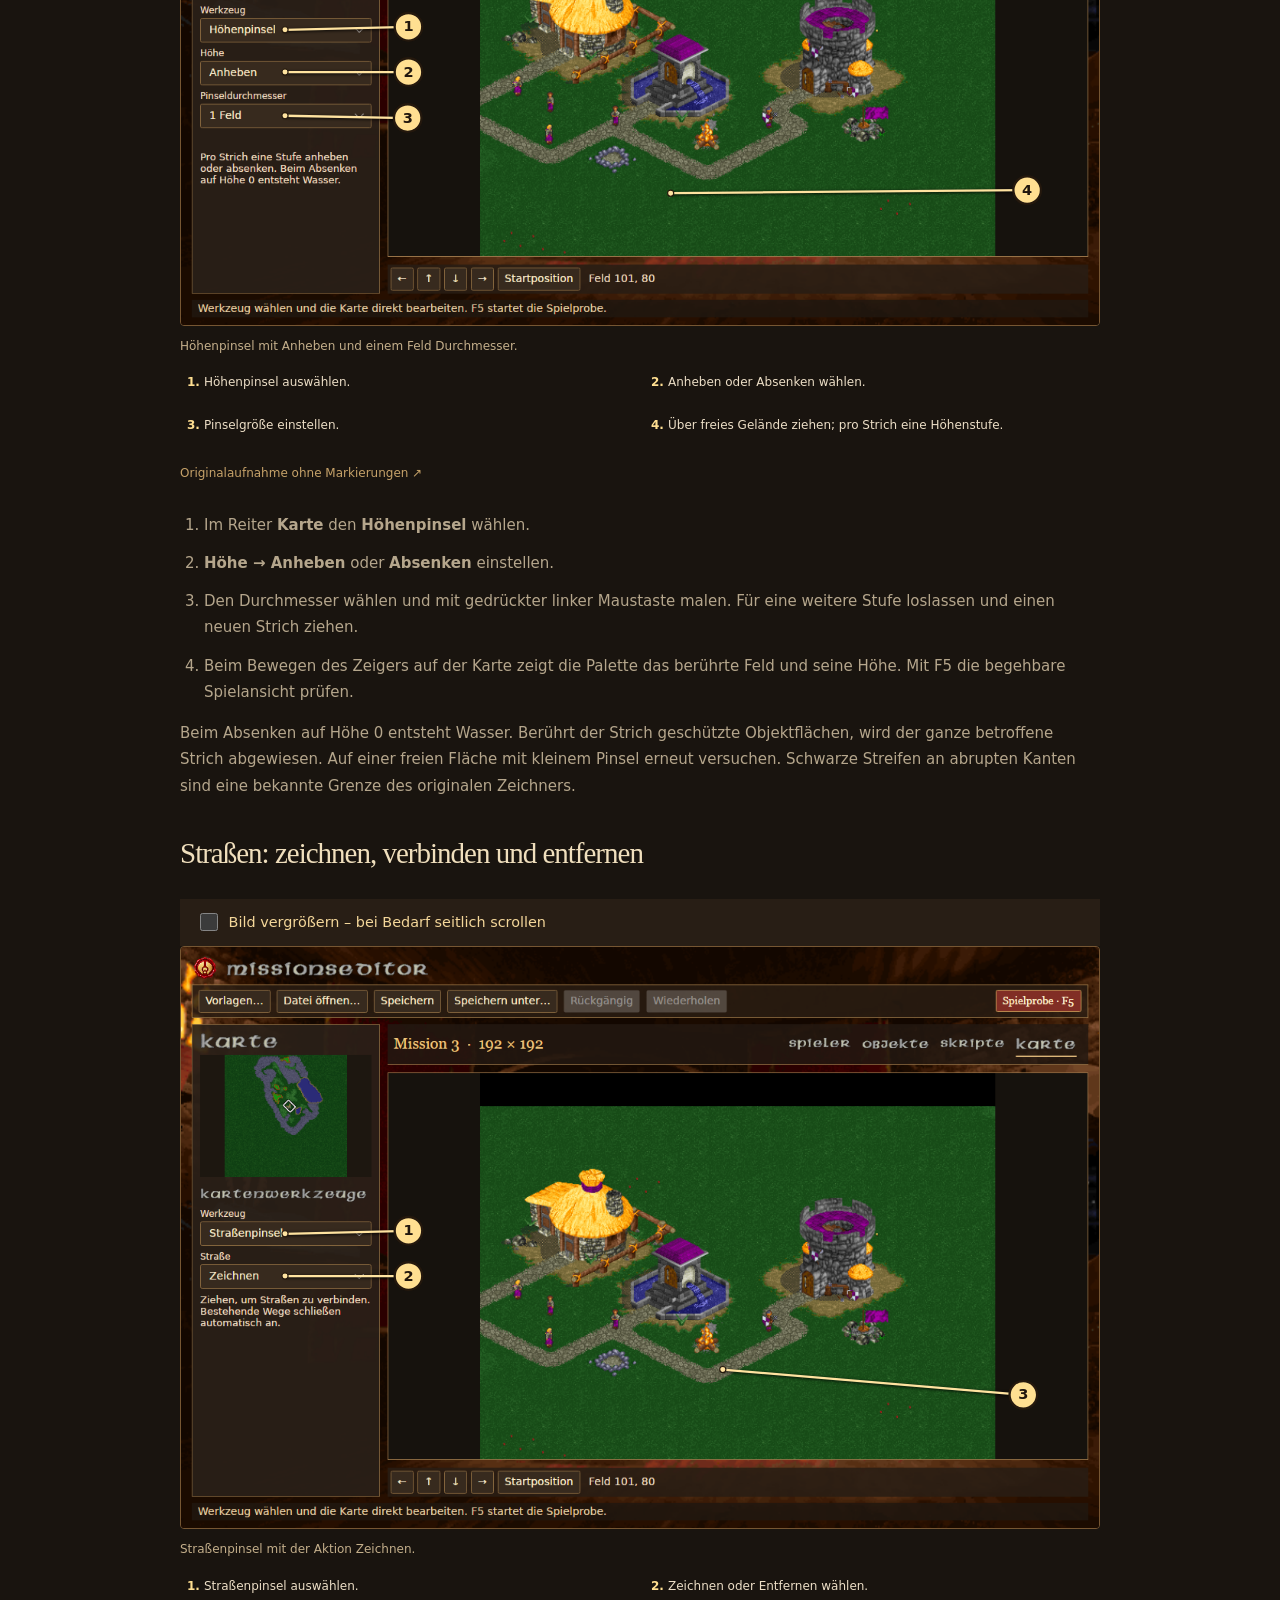
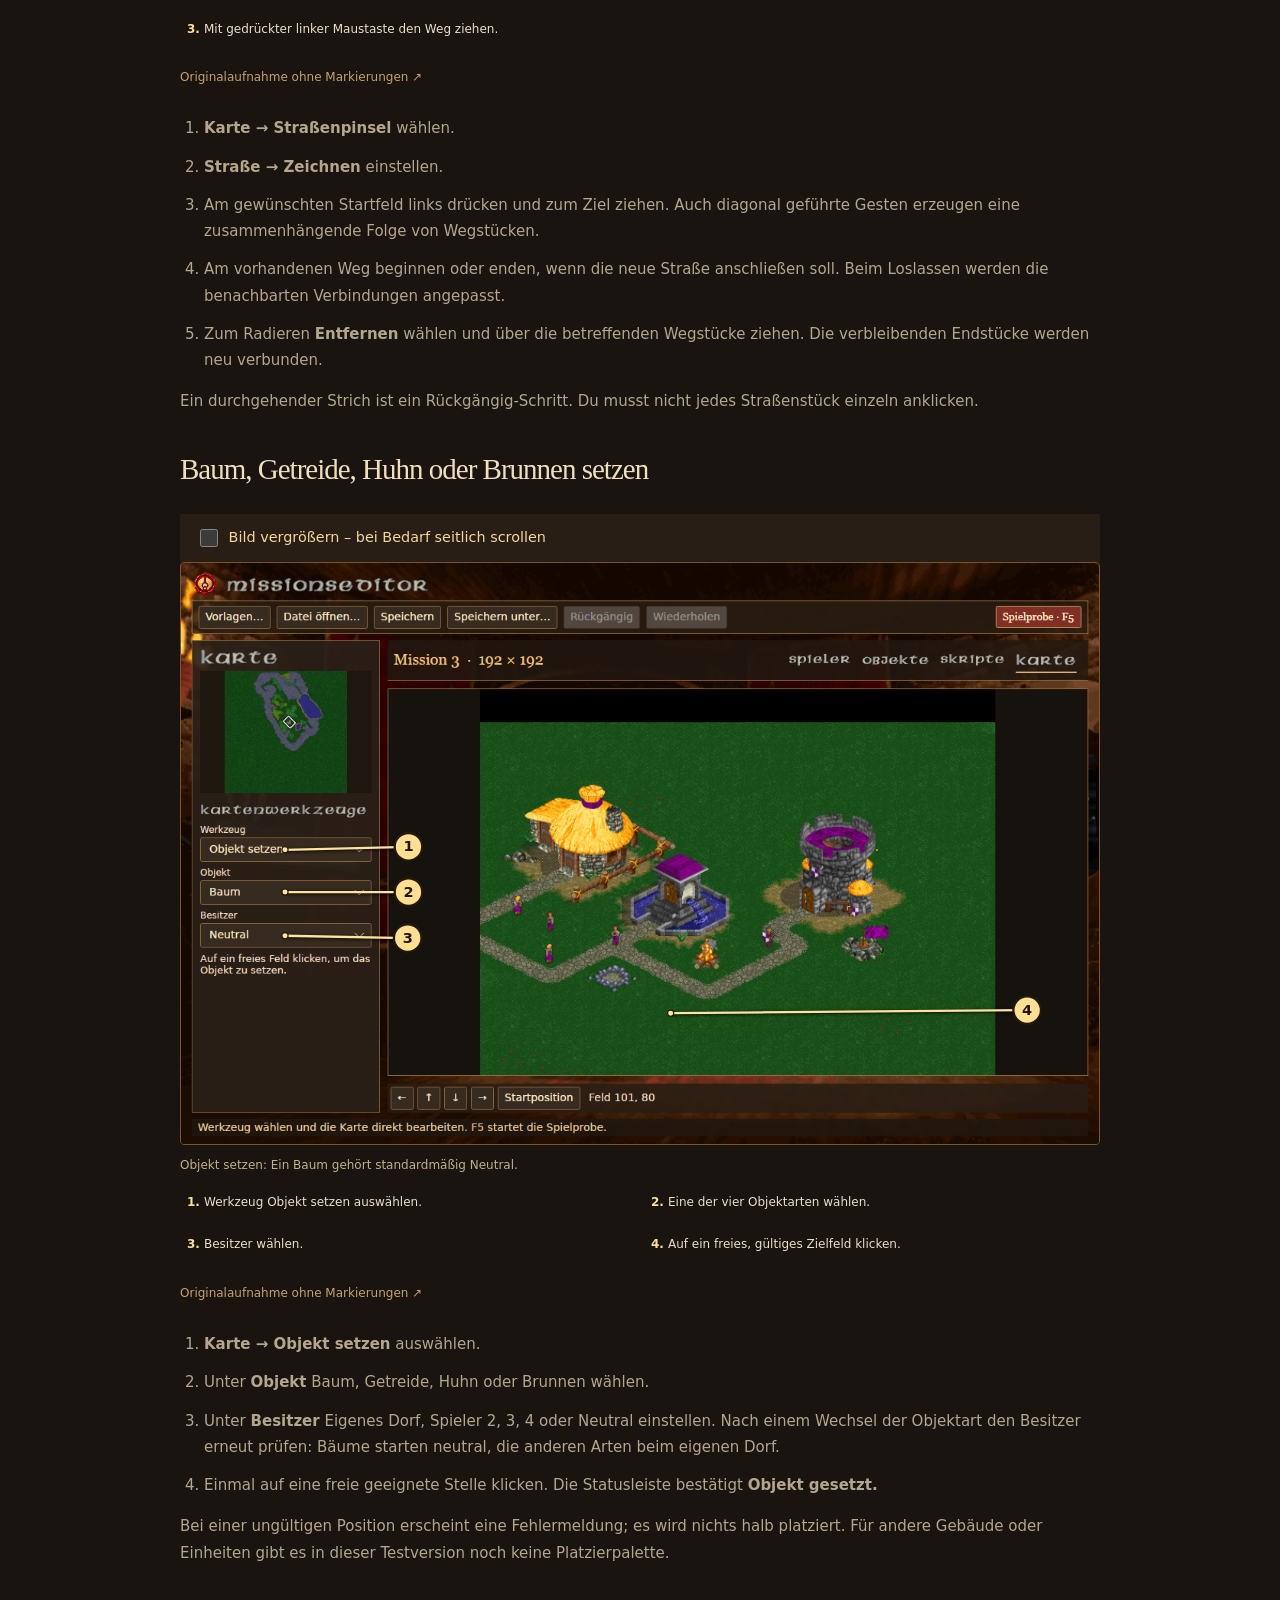
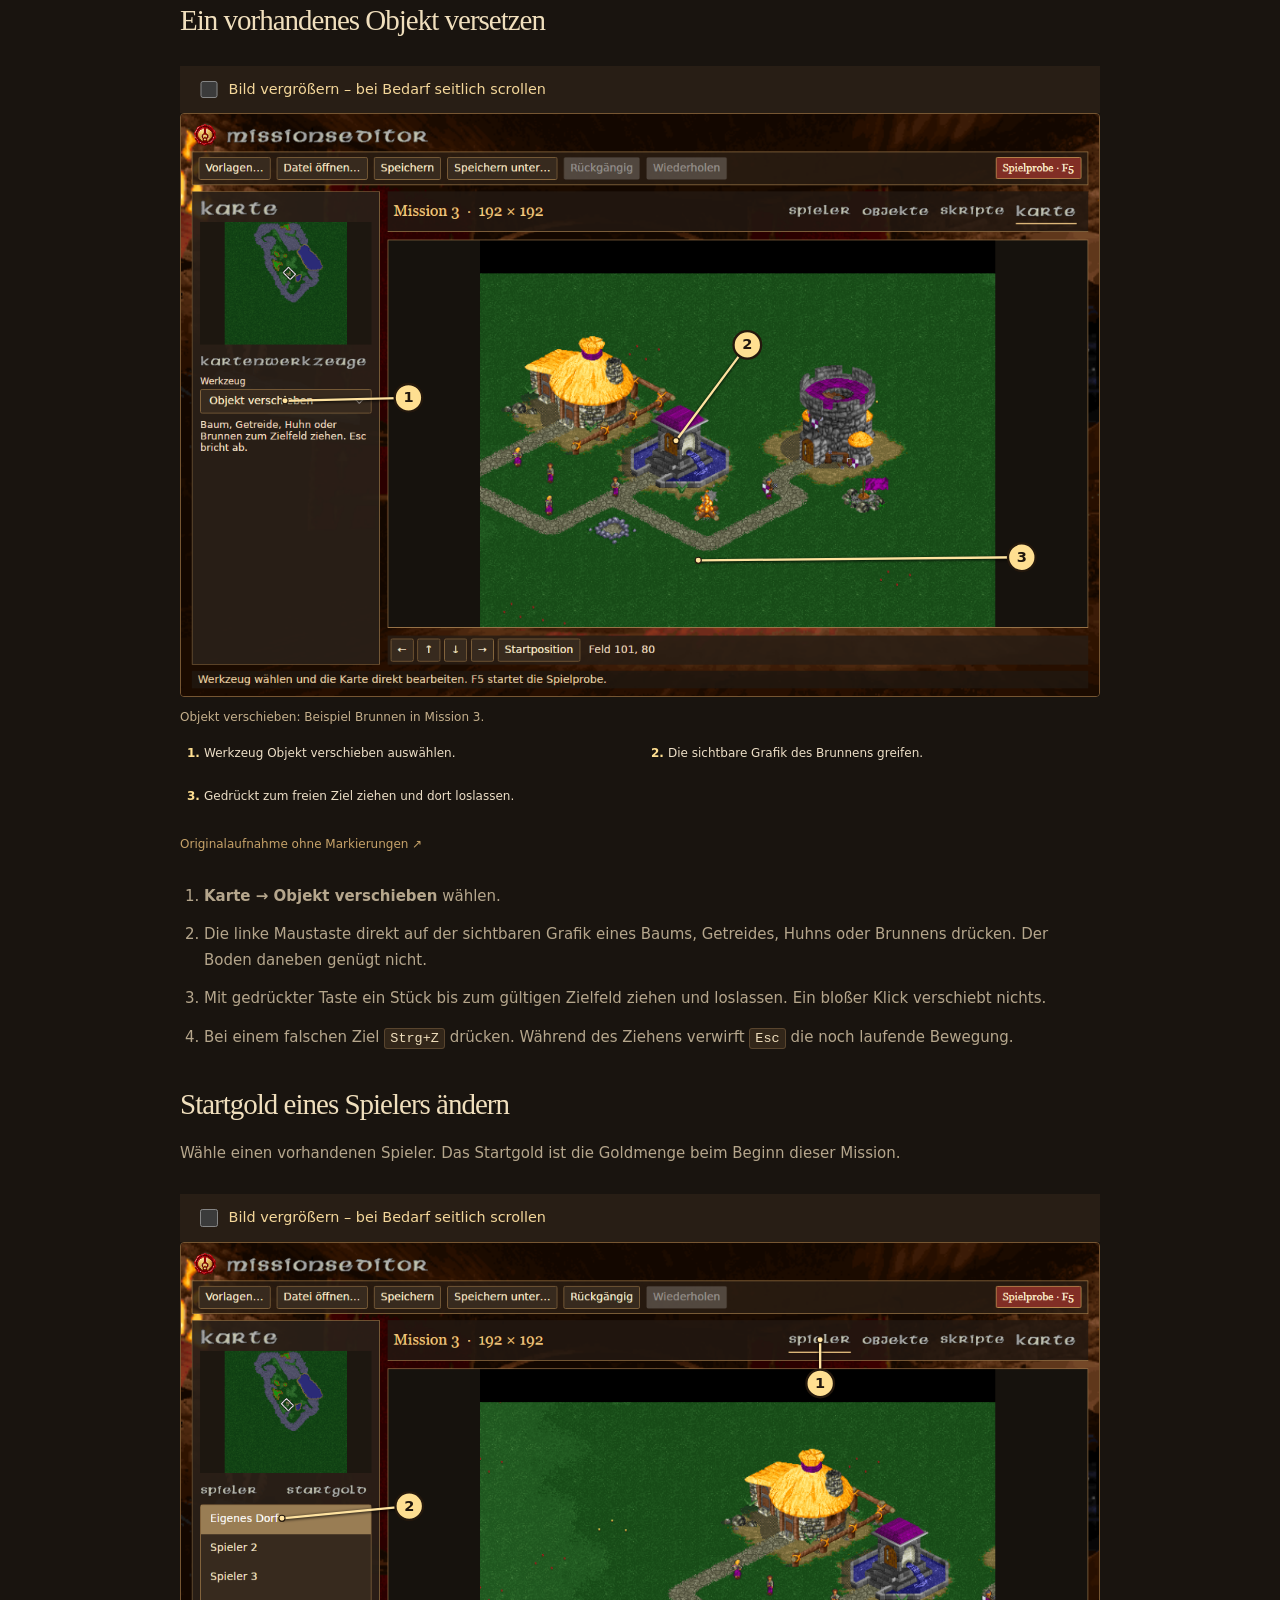
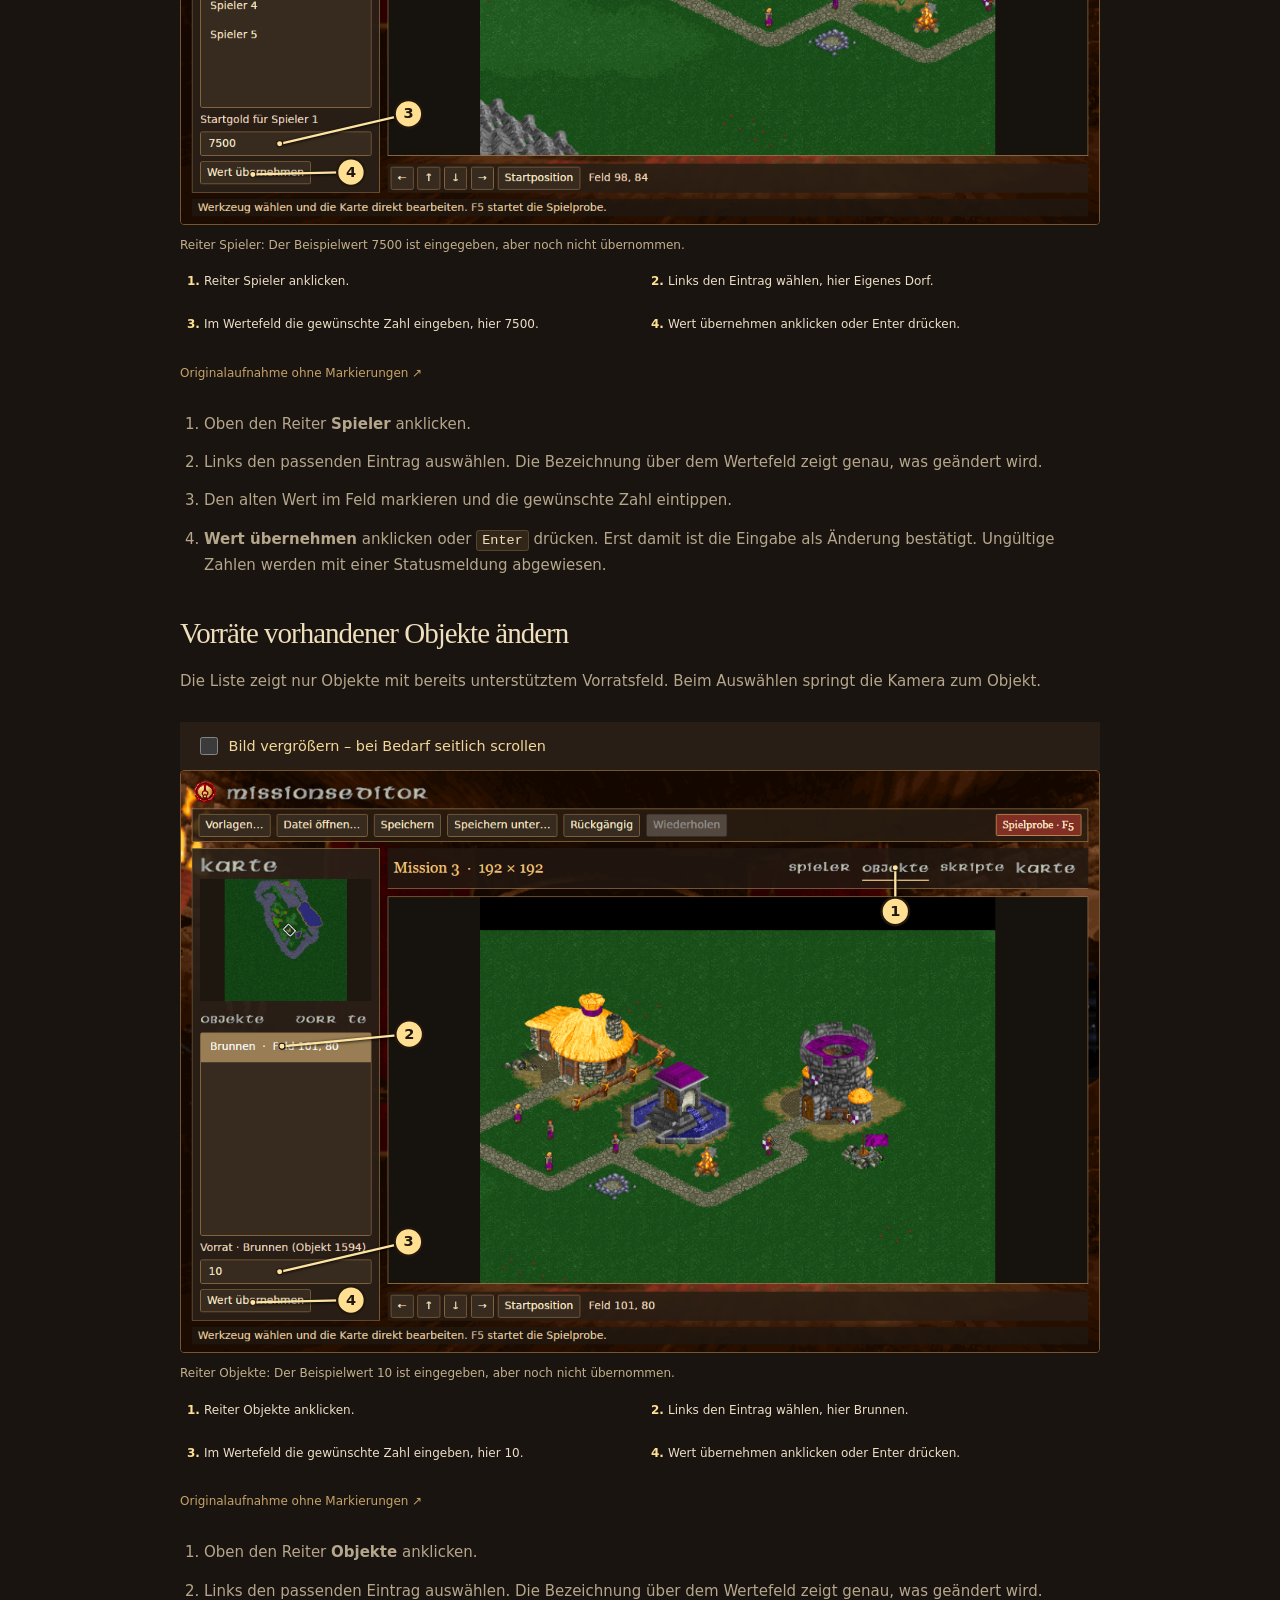
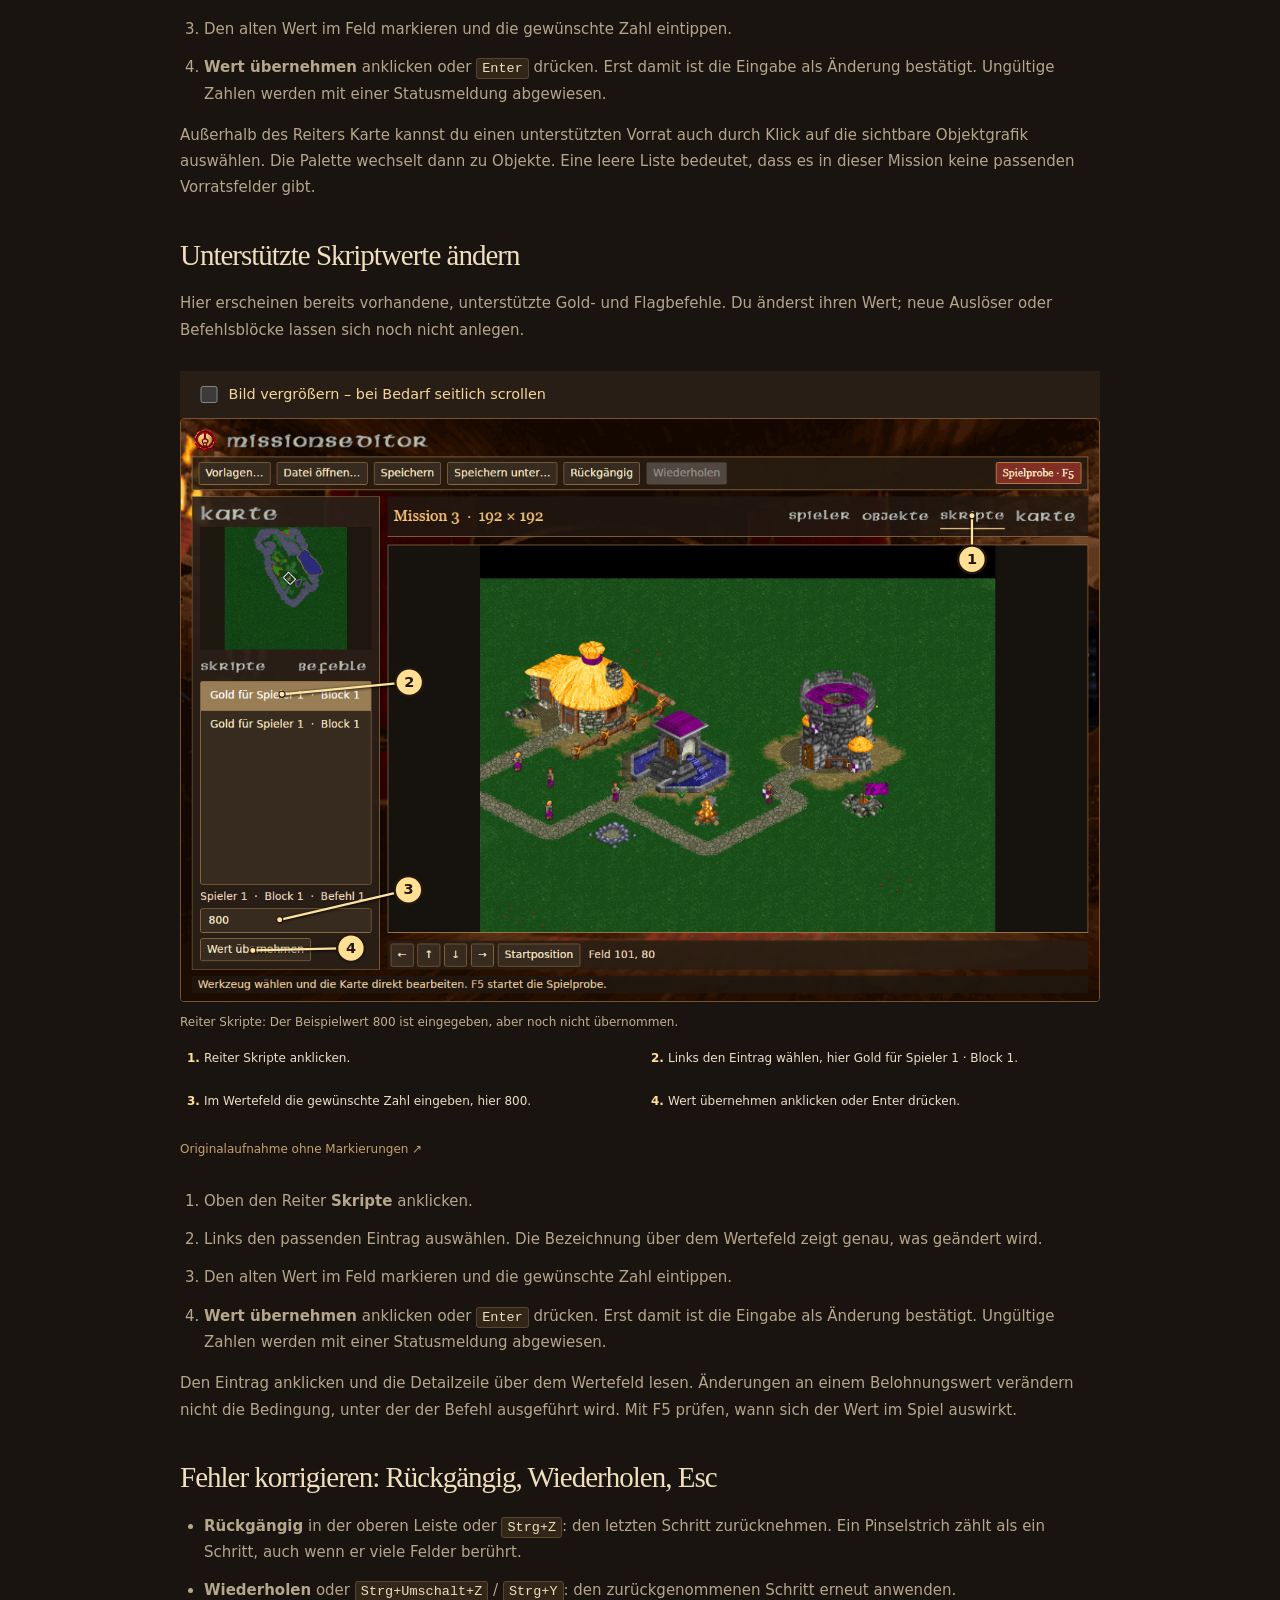
<file: site/editor.html>
<!doctype html>
<html lang="de"><head><meta charset="utf-8"><meta name="viewport" content="width=device-width, initial-scale=1">
<meta name="theme-color" content="#1b1510"><meta name="description" content="Gelände formen, Wege verbinden und die eigene Karte direkt im Spiel testen. Das vollständige Handbuch mit aktuellen Bildern, Klickmarkierungen und Feature-Liste.">
<title>Der Missionseditor · Replanted</title><link rel="icon" type="image/png" href="assets/seal.png"><link rel="stylesheet" href="styles.css"><link rel="stylesheet" href="editor-handbook.css"><link rel="stylesheet" href="editor-handbook.css"><link rel="stylesheet" href="editor-handbook.css"><link rel="stylesheet" href="editor-handbook.css"><link rel="stylesheet" href="editor-handbook.css"></head>
<body><a class="skip-link" href="#main">Zum Inhalt</a>
<header class="site-header"><a class="brand" href="index.html?lang=de"><img src="assets/seal.png" width="46" height="46" alt=""><span>BEASTS &amp; BUMPKINS<small>R E P L A N T E D</small></span></a>
<nav aria-label="Hauptnavigation"><a href="index.html?lang=de#downloads">Downloads</a><a href="patchnotes.html">Patchnotes</a><a href="editor.html">Editor</a></nav></header>
<main id="main" class="section release-article editor-handbook"><p class="eyebrow">HANDBUCH · TESTCLIENT 0.1.0 · 18. NOVEMBER 2026</p><h1>Deine erste eigene Mission</h1><p class="lead">Vom Download bis zur Spielprobe: Hier siehst du, wo du klicken musst, was jeder Bereich kann und wie du deine Arbeit sicher behältst.</p>
<div class="release-box" id="downloads"><h2>Editor herunterladen</h2><p>Eigenständiges Programm für Enhanced. Seine .NET-Laufzeit und Enhanced 0.1.5 für die F5-Spielprobe liegen bei. Du benötigst zusätzlich die vorhandenen Spieldaten 1.0.0.</p>
<div class="release-actions"><a class="button primary" id="editor-download" href="https://github.com/Naroci/BeastsAndBumpkinsReplanted/releases/download/v181126/replanted-editor-test-linux-x64-0.1.0-20261118-f236d61b.zip">Linux x64 · 54,1 MiB ↓</a><a class="text-link" href="EDITOR-TESTCLIENT.txt" download>Linux-Anleitung ↓</a></div>
<p class="package-meta">Linux SHA-256: <code>dbd8c9396e25ca33b253bb6726e2006d7614ad1fd003dc0362ac0963deecfb17</code></p>
<div class="release-actions"><a class="button primary" id="editor-download-windows" href="https://github.com/Naroci/BeastsAndBumpkinsReplanted/releases/download/vEditorWin01/replanted-editor-test-win-x64-0.1.0-20261118-280fb04b.zip">Windows x64 · 69.2 MiB ↓</a><a class="text-link" href="EDITOR-TESTCLIENT-WINDOWS.txt" download>Windows-Anleitung ↓</a></div><p class="package-meta">Windows SHA-256: <code>cac8489feecbb270cf306960c56a37ad5896fdc71a1246eeaccb1eba72a33911</code></p>
<p>Intel-/AMD-64-Bit-Systeme. Der Editor ist eine frühe Testversion. <a href="#grenzen">Bekannte Grenzen ansehen.</a></p></div>
<nav class="guide-nav" aria-label="Handbuchkapitel"><a href="#features">FEATURE LIST</a><a href="#start">Installation</a><a href="#ueberblick">Orientierung</a><a href="#vorlagen">Mission öffnen</a><a href="#terrain">Terrain</a><a href="#hoehen">Höhen</a><a href="#strassen">Straßen</a><a href="#setzen">Objekte setzen</a><a href="#verschieben">Objekte verschieben</a><a href="#spieler">Spieler</a><a href="#objekte">Vorräte</a><a href="#skripte">Skripte</a><a href="#verlauf">Rückgängig</a><a href="#spieltest">F5-Spieltest</a><a href="#speichern">Speichern</a><a href="#tasten">Tasten</a><a href="#hilfe">Hilfe</a></nav>
<p class="guide-tip"><strong>So liest du die Bilder:</strong> Die goldenen Nummern zeigen auf die echten Bedienelemente. Die Liste unter jedem Bild erklärt dieselben Nummern. Für kleine Bildschirme „Bild vergrößern“ aktivieren und im Bild seitlich scrollen. Alle Editoraufnahmen wurden am 18.11.2026 aus dem aktuellen Editor 0.1.0 neu erzeugt. Die Spielprobe zeigt Enhanced 0.1.5. Die Oberflächen wurden für die Markierungen nicht nachgezeichnet.</p>
<section id="features"><p class="eyebrow">ALLES AUF EINEN BLICK</p><h2>FEATURE LIST</h2><p>Diese Liste beschreibt die bereits nutzbaren Funktionen der Testversion. Ein Klick auf eine Funktion führt zur bebilderten Anleitung.</p><div class="table-scroll"><table class="feature-table"><thead><tr><th>Funktion</th><th>Damit kannst du …</th><th>Bedienung</th></tr></thead><tbody>
<tr><th scope="row"><a href="#vorlagen">30 Missionsvorlagen</a></th><td>eine der vorhandenen Kampagnenmissionen als Ausgangspunkt verwenden.</td><td>Vorlagen…</td></tr><tr><th scope="row"><a href="#vorlagen">Eigene Mission öffnen</a></th><td>eine separat gespeicherte .mis weiterbearbeiten.</td><td>Datei öffnen… / Strg+O</td></tr><tr><th scope="row"><a href="#ueberblick">Kartenübersicht & Kamera</a></th><td>per Übersicht oder Pfeilknopf navigieren und zum Dorf zurückkehren.</td><td>Übersicht / Startposition</td></tr><tr><th scope="row"><a href="#terrain">Terrainpinsel</a></th><td>acht Materialien mit 1, 3 oder 5 Feldern Durchmesser malen.</td><td>Karte → Terrainpinsel</td></tr><tr><th scope="row"><a href="#hoehen">Höhenpinsel</a></th><td>Gelände pro Strich um eine Stufe heben oder senken.</td><td>Karte → Höhenpinsel</td></tr><tr><th scope="row"><a href="#strassen">Verbundene Straßen</a></th><td>Wege mit Nachbaranschluss zeichnen oder entfernen.</td><td>Karte → Straßenpinsel</td></tr><tr><th scope="row"><a href="#setzen">Objekte platzieren</a></th><td>Baum, Getreide, Huhn oder Brunnen samt Besitzer setzen.</td><td>Karte → Objekt setzen</td></tr><tr><th scope="row"><a href="#verschieben">Objekte verschieben</a></th><td>diese vier Objektarten direkt auf der Karte versetzen.</td><td>Karte → Objekt verschieben</td></tr><tr><th scope="row"><a href="#spieler">Spieler-Startgold</a></th><td>die Anfangsgoldmenge eines vorhandenen Spielers ändern.</td><td>Spieler → Wert übernehmen</td></tr><tr><th scope="row"><a href="#objekte">Objektvorräte</a></th><td>unterstützte Vorräte vorhandener Objekte bearbeiten.</td><td>Objekte → Wert übernehmen</td></tr><tr><th scope="row"><a href="#skripte">Vorhandene Skriptwerte</a></th><td>unterstützte Gold-/Flagwerte bestehender Befehle ändern.</td><td>Skripte → Wert übernehmen</td></tr><tr><th scope="row"><a href="#verlauf">Rückgängig & Wiederholen</a></th><td>Änderungen einschließlich ganzer Pinselstriche zurücknehmen.</td><td>Strg+Z / Strg+Umschalt+Z</td></tr><tr><th scope="row"><a href="#verlauf">Geste abbrechen</a></th><td>einen noch nicht abgeschlossenen Pinsel-/Verschiebevorgang verwerfen.</td><td>Esc vor dem Loslassen</td></tr><tr><th scope="row"><a href="#spieltest">F5-Spielprobe</a></th><td>auch ungespeicherte Änderungen im separaten Enhanced testen.</td><td>Spielprobe · F5</td></tr><tr><th scope="row"><a href="#speichern">Speichern & Speichern unter</a></th><td>eine eigene .mis anlegen und später aktualisieren.</td><td>Strg+S / Strg+Umschalt+S</td></tr><tr><th scope="row"><a href="#speichern">Schutz vor Datenverlust</a></th><td>bei offenen Änderungen speichern, verwerfen oder abbrechen.</td><td>Nachfrage beim Wechsel/Schließen</td></tr><tr><th scope="row"><a href="#hilfe">Status & Eingabeprüfung</a></th><td>Fehler, Feldkoordinaten und bei Höhenpinseln die Höhe ablesen.</td><td>Leiste unten / Palette links</td></tr></tbody></table></div><p>Die Spielerliste umfasst die vorhandenen Missionsslots. Sie richtet keine neue LAN-Partie ein. Ein vollständiger Skripteditor und neue leere Karten sind noch nicht enthalten.</p></section>
<section id="start"><p class="eyebrow">ERSTER START</p><h2>1. Entpacken und Daten finden</h2><ol><li>Das ZIP für dein Betriebssystem oben herunterladen.</li><li>Das ganze ZIP in einen eigenen Ordner entpacken. Unter Windows: Rechtsklick auf das ZIP → <strong>Alle extrahieren…</strong>. Die Anwendung nicht direkt aus der ZIP-Vorschau starten.</li><li>Den Spieldatenpfad aus den Spieleinstellungen deines vorhandenen Launchers verwenden. So brauchst du keinen weiteren Datendownload.</li></ol>
<p>Noch keine Daten vorhanden? Das <a href="https://github.com/Naroci/BeastsAndBumpkinsReplanted/releases/download/v01112026/beasts-bumpkins-replanted-game-data-1.0.0.zip">Spieldatenpaket 1.0.0 herunterladen</a>, entpacken und darin den Unterordner <code>data</code> suchen.</p>
<pre><code>data/                     ← diesen Ordner auswählen
├── assets/
│   └── missions/m1.mis
└── recovered/
    └── palettes/titlepalette.rgb</code></pre>
<p class="guide-tip"><strong>Kontrollpunkt:</strong> Der gewählte Ordner enthält direkt <code>assets</code> UND <code>recovered</code>. Der Editorordner und der Spieldatenordner sind zwei verschiedene Ordner.</p>
<h3 id="windows-start">2a. Unter Windows starten</h3><ol><li>Den entpackten Ordner <code>replanted-editor-test-win-x64</code> öffnen.</li><li><code>Start-Editor.cmd</code> doppelt anklicken. Ein Konsolenfenster fragt nach dem Datenordner.</li><li>Den <code>data</code>-Ordner aus dem Explorer in dieses Fenster ziehen und <kbd>Enter</kbd> drücken. Alternativ seinen vollständigen Pfad eingeben.</li><li>Der Editor öffnet Mission 3. Das Konsolenfenster während der Arbeit geöffnet lassen.</li></ol><p>Alle Dateien einschließlich <code>enhanced</code> im Paket zusammen behalten. Die .NET-Laufzeit ist enthalten. Eine Administratorinstallation ist nicht erforderlich.</p>
<h3 id="linux-start">2b. Unter Linux starten</h3><ol><li>Den entpackten Ordner <code>replanted-editor-test-linux-x64</code> öffnen.</li><li>Dort ein Terminal öffnen. In KDE/Dolphin geht das über <kbd>Umschalt+F4</kbd>.</li><li>Die Programme einmal ausführbar machen:</li></ol>
<pre><code>chmod +x Start-Editor.sh replanted-editor enhanced/bin/bbgame-enhanced</code></pre><p>Danach starten. <strong><code>/DEIN/PFAD/data</code> durch den vollständigen Datenpfad ersetzen</strong>, die Anführungszeichen beibehalten:</p><pre><code>./Start-Editor.sh "/DEIN/PFAD/data"</code></pre><p>Mission 3 öffnet sich. Das Terminal während der Arbeit offen lassen. Geprüft auf Kubuntu 26.04 x64; eine grafische Sitzung mit den üblichen X11-/Fontconfig-Bibliotheken wird benötigt.</p></section>
<section id="ueberblick"><p class="eyebrow">ORIENTIERUNG</p><h2>Wo finde ich was?</h2><p>Die Oberfläche ist unter Linux und Windows gleich aufgebaut. Die folgenden Editorbilder zeigen den aktuellen Linux-Build ohne den vom Betriebssystem gezeichneten Fensterrahmen.</p>
<figure class="editor-shot" id="bild-uebersicht"><label class="shot-toggle"><input type="checkbox"> Bild vergrößern – bei Bedarf seitlich scrollen</label><div class="shot-viewport" tabindex="0" aria-label="Bild: Aktueller Editor 0.1.0: Mission 3 unmittelbar nach dem Start."><div class="marked-shot" style="--shot-width:1200px;max-width:1200px"><img src="assets/editor/uebersicht-20261118-f3d07274.webp" width="1200" height="760" loading="eager" alt="Aktueller Editor 0.1.0: Mission 3 unmittelbar nach dem Start."><svg viewBox="0 0 1200 760" aria-hidden="true"><g><title>1: Obere Leiste: Vorlage wählen, Datei öffnen, speichern und Änderungen zurücknehmen.</title><path d="M185,25 L185,70"/><circle class="target" cx="185" cy="70" r="4"/><circle cx="185" cy="25" r="18"/><text x="185" y="31">1</text></g><g><title>2: Kleine Kartenübersicht: an die gewünschte Stelle klicken, um dorthin zu springen.</title><path d="M320,270 L138,212"/><circle class="target" cx="138" cy="212" r="4"/><circle cx="320" cy="270" r="18"/><text x="320" y="276">2</text></g><g><title>3: Reiter: Spieler, Objekte, Skripte und Karte wechseln den linken Arbeitsbereich.</title><path d="M956,183 L1130,128"/><circle class="target" cx="1130" cy="128" r="4"/><circle cx="956" cy="183" r="18"/><text x="956" y="189">3</text></g><g><title>4: Linke Palette: Werkzeug und dessen Einstellungen wählen.</title><path d="M307,395 L135,376"/><circle class="target" cx="135" cy="376" r="4"/><circle cx="307" cy="395" r="18"/><text x="307" y="401">4</text></g><g><title>5: Große Karte: hier malen, platzieren und verschieben.</title><path d="M1108,322 L725,541"/><circle class="target" cx="725" cy="541" r="4"/><circle cx="1108" cy="322" r="18"/><text x="1108" y="328">5</text></g><g><title>6: Pfeiltasten als Schaltflächen und Startposition bewegen die Kamera.</title><path d="M651,680 L468,701"/><circle class="target" cx="468" cy="701" r="4"/><circle cx="651" cy="680" r="18"/><text x="651" y="686">6</text></g><g><title>7: Untere Statusleiste: Bestätigung oder Fehler lesen.</title><path d="M965,685 L725,739"/><circle class="target" cx="725" cy="739" r="4"/><circle cx="965" cy="685" r="18"/><text x="965" y="691">7</text></g><g><title>8: Spielprobe · F5 öffnet die aktuelle Karte im separaten Spiel.</title><path d="M1010,27 L1118,70"/><circle class="target" cx="1118" cy="70" r="4"/><circle cx="1010" cy="27" r="18"/><text x="1010" y="33">8</text></g></svg></div></div><figcaption>Aktueller Editor 0.1.0: Mission 3 unmittelbar nach dem Start.<ol class="shot-legend"><li>Obere Leiste: Vorlage wählen, Datei öffnen, speichern und Änderungen zurücknehmen.</li><li>Kleine Kartenübersicht: an die gewünschte Stelle klicken, um dorthin zu springen.</li><li>Reiter: Spieler, Objekte, Skripte und Karte wechseln den linken Arbeitsbereich.</li><li>Linke Palette: Werkzeug und dessen Einstellungen wählen.</li><li>Große Karte: hier malen, platzieren und verschieben.</li><li>Pfeiltasten als Schaltflächen und Startposition bewegen die Kamera.</li><li>Untere Statusleiste: Bestätigung oder Fehler lesen.</li><li>Spielprobe · F5 öffnet die aktuelle Karte im separaten Spiel.</li></ol><a href="assets/editor/uebersicht-20261118-f3d07274.webp">Originalaufnahme ohne Markierungen ↗</a></figcaption></figure><ol><li>Auf die kleine Übersicht klicken, um einen anderen Kartenteil zu sehen. Der helle Rahmen kennzeichnet den sichtbaren Bereich.</li><li>Für kleinere Schritte die vier Pfeilknöpfe unter der großen Karte anklicken.</li><li>Mit <strong>Startposition</strong> zum eigenen Dorf zurückkehren. Daneben stehen die Feldkoordinaten der Kamera.</li></ol></section>
<section id="vorlagen"><h2>Eine Mission als Ausgangspunkt wählen</h2><ol><li>Oben links <strong>Vorlagen…</strong> anklicken.</li><li>Die gewünschte Mission in der Liste anklicken. Für Mission 11–30 in der Liste nach unten scrollen.</li><li><strong>Vorlage öffnen</strong> anklicken. Doppelklick auf die Mission oder <kbd>Enter</kbd> funktioniert ebenfalls.</li></ol>
<figure class="editor-shot" id="bild-vorlagen"><label class="shot-toggle"><input type="checkbox"> Bild vergrößern – bei Bedarf seitlich scrollen</label><div class="shot-viewport" tabindex="0" aria-label="Bild: Vorlagenauswahl des aktuellen Editors; Mission 03 ist ausgewählt."><div class="marked-shot" style="--shot-width:450px;max-width:450px"><img src="assets/editor/vorlagen-20261118-fdad7fa8.webp" width="450" height="500" loading="lazy" alt="Vorlagenauswahl des aktuellen Editors; Mission 03 ist ausgewählt."><svg viewBox="0 0 450 500" aria-hidden="true"><g><title>1: Mission in der Liste auswählen; die Liste enthält 30 Vorlagen.</title><path d="M390,180 L210,150"/><circle class="target" cx="210" cy="150" r="4"/><circle cx="390" cy="180" r="18"/><text x="390" y="186">1</text></g><g><title>2: Vorlage öffnen lädt die Auswahl.</title><path d="M373,459 L180,467"/><circle class="target" cx="180" cy="467" r="4"/><circle cx="373" cy="459" r="18"/><text x="373" y="465">2</text></g><g><title>3: Abbrechen schließt die Auswahl und behält die aktuelle Karte.</title><path d="M73,415 L65,467"/><circle class="target" cx="65" cy="467" r="4"/><circle cx="73" cy="415" r="18"/><text x="73" y="421">3</text></g></svg></div></div><figcaption>Vorlagenauswahl des aktuellen Editors; Mission 03 ist ausgewählt.<ol class="shot-legend"><li>Mission in der Liste auswählen; die Liste enthält 30 Vorlagen.</li><li>Vorlage öffnen lädt die Auswahl.</li><li>Abbrechen schließt die Auswahl und behält die aktuelle Karte.</li></ol><a href="assets/editor/vorlagen-20261118-fdad7fa8.webp">Originalaufnahme ohne Markierungen ↗</a></figcaption></figure><p>Für eine eigene bereits gespeicherte Karte stattdessen oben <strong>Datei öffnen…</strong> oder <kbd>Strg+O</kbd> verwenden und die <code>.mis</code>-Datei auswählen. Bei ungesicherten Änderungen erscheint zuvor die <a href="#speichern">Speichernachfrage</a>.</p></section>
<section id="terrain"><h2>Terrainpinsel: den Boden verändern</h2>
<figure class="editor-shot" id="bild-terrain"><label class="shot-toggle"><input type="checkbox"> Bild vergrößern – bei Bedarf seitlich scrollen</label><div class="shot-viewport" tabindex="0" aria-label="Bild: Terrainpinsel mit Gelände- und Größenwahl."><div class="marked-shot" style="--shot-width:1200px;max-width:1200px"><img src="assets/editor/terrain-20261118-088359b4.webp" width="1200" height="760" loading="lazy" alt="Terrainpinsel mit Gelände- und Größenwahl."><svg viewBox="0 0 1200 760" aria-hidden="true"><g><title>1: Reiter Karte anklicken.</title><path d="M1115,183 L1130,127"/><circle class="target" cx="1130" cy="127" r="4"/><circle cx="1115" cy="183" r="18"/><text x="1115" y="189">1</text></g><g><title>2: Werkzeug auf Terrainpinsel stellen.</title><path d="M298,371 L137,375"/><circle class="target" cx="137" cy="375" r="4"/><circle cx="298" cy="371" r="18"/><text x="298" y="377">2</text></g><g><title>3: Unter Gelände ein Material wählen.</title><path d="M297,430 L137,430"/><circle class="target" cx="137" cy="430" r="4"/><circle cx="297" cy="430" r="18"/><text x="297" y="436">3</text></g><g><title>4: Pinseldurchmesser wählen: 1, 3 oder 5 Felder.</title><path d="M296,490 L137,487"/><circle class="target" cx="137" cy="487" r="4"/><circle cx="296" cy="490" r="18"/><text x="296" y="496">4</text></g><g><title>5: Auf freiem Boden links drücken, ziehen und loslassen.</title><path d="M1105,584 L640,588"/><circle class="target" cx="640" cy="588" r="4"/><circle cx="1105" cy="584" r="18"/><text x="1105" y="590">5</text></g></svg></div></div><figcaption>Terrainpinsel mit Gelände- und Größenwahl.<ol class="shot-legend"><li>Reiter Karte anklicken.</li><li>Werkzeug auf Terrainpinsel stellen.</li><li>Unter Gelände ein Material wählen.</li><li>Pinseldurchmesser wählen: 1, 3 oder 5 Felder.</li><li>Auf freiem Boden links drücken, ziehen und loslassen.</li></ol><a href="assets/editor/terrain-20261118-088359b4.webp">Originalaufnahme ohne Markierungen ↗</a></figcaption></figure><ol><li><strong>Karte → Werkzeug → Terrainpinsel</strong> wählen.</li><li>Unter <strong>Gelände</strong> zwischen Gras, Rasen, Wasser, Morast, Fels, Sand, Wald und Graswald wählen.</li><li>Mit <strong>1 Feld</strong> beginnen. 3 und 5 Felder ergeben einen breiteren, abgerundeten Pinsel.</li><li>Die linke Maustaste auf freiem Boden halten und ziehen. Die helle Feldmarkierung zeigt die betroffenen Felder. Beim Loslassen wird der Strich übernommen.</li></ol><p class="guide-tip"><strong>Erste Übung:</strong> Male einen kleinen Sandfleck, drücke <kbd>Strg+Z</kbd> und anschließend <kbd>Strg+Umschalt+Z</kbd>. So lernst du Malen, Rückgängig und Wiederholen in einem Schritt.</p></section>
<section id="hoehen"><h2>Höhenpinsel: Hügel und Senken</h2>
<figure class="editor-shot" id="bild-hoehen"><label class="shot-toggle"><input type="checkbox"> Bild vergrößern – bei Bedarf seitlich scrollen</label><div class="shot-viewport" tabindex="0" aria-label="Bild: Höhenpinsel mit Anheben und einem Feld Durchmesser."><div class="marked-shot" style="--shot-width:1200px;max-width:1200px"><img src="assets/editor/hoehen-20261118-632eef20.webp" width="1200" height="760" loading="lazy" alt="Höhenpinsel mit Anheben und einem Feld Durchmesser."><svg viewBox="0 0 1200 760" aria-hidden="true"><g><title>1: Höhenpinsel auswählen.</title><path d="M298,371 L137,375"/><circle class="target" cx="137" cy="375" r="4"/><circle cx="298" cy="371" r="18"/><text x="298" y="377">1</text></g><g><title>2: Anheben oder Absenken wählen.</title><path d="M298,430 L137,430"/><circle class="target" cx="137" cy="430" r="4"/><circle cx="298" cy="430" r="18"/><text x="298" y="436">2</text></g><g><title>3: Pinselgröße einstellen.</title><path d="M297,490 L137,487"/><circle class="target" cx="137" cy="487" r="4"/><circle cx="297" cy="490" r="18"/><text x="297" y="496">3</text></g><g><title>4: Über freies Gelände ziehen; pro Strich eine Höhenstufe.</title><path d="M1105,584 L640,588"/><circle class="target" cx="640" cy="588" r="4"/><circle cx="1105" cy="584" r="18"/><text x="1105" y="590">4</text></g></svg></div></div><figcaption>Höhenpinsel mit Anheben und einem Feld Durchmesser.<ol class="shot-legend"><li>Höhenpinsel auswählen.</li><li>Anheben oder Absenken wählen.</li><li>Pinselgröße einstellen.</li><li>Über freies Gelände ziehen; pro Strich eine Höhenstufe.</li></ol><a href="assets/editor/hoehen-20261118-632eef20.webp">Originalaufnahme ohne Markierungen ↗</a></figcaption></figure><ol><li>Im Reiter <strong>Karte</strong> den <strong>Höhenpinsel</strong> wählen.</li><li><strong>Höhe → Anheben</strong> oder <strong>Absenken</strong> einstellen.</li><li>Den Durchmesser wählen und mit gedrückter linker Maustaste malen. Für eine weitere Stufe loslassen und einen neuen Strich ziehen.</li><li>Beim Bewegen des Zeigers auf der Karte zeigt die Palette das berührte Feld und seine Höhe. Mit F5 die begehbare Spielansicht prüfen.</li></ol><p>Beim Absenken auf Höhe 0 entsteht Wasser. Berührt der Strich geschützte Objektflächen, wird der ganze betroffene Strich abgewiesen. Auf einer freien Fläche mit kleinem Pinsel erneut versuchen. Schwarze Streifen an abrupten Kanten sind eine bekannte Grenze des originalen Zeichners.</p></section>
<section id="strassen"><h2>Straßen: zeichnen, verbinden und entfernen</h2>
<figure class="editor-shot" id="bild-strassen"><label class="shot-toggle"><input type="checkbox"> Bild vergrößern – bei Bedarf seitlich scrollen</label><div class="shot-viewport" tabindex="0" aria-label="Bild: Straßenpinsel mit der Aktion Zeichnen."><div class="marked-shot" style="--shot-width:1200px;max-width:1200px"><img src="assets/editor/strassen-20261118-000e7168.webp" width="1200" height="760" loading="lazy" alt="Straßenpinsel mit der Aktion Zeichnen."><svg viewBox="0 0 1200 760" aria-hidden="true"><g><title>1: Straßenpinsel auswählen.</title><path d="M298,371 L137,375"/><circle class="target" cx="137" cy="375" r="4"/><circle cx="298" cy="371" r="18"/><text x="298" y="377">1</text></g><g><title>2: Zeichnen oder Entfernen wählen.</title><path d="M298,430 L137,430"/><circle class="target" cx="137" cy="430" r="4"/><circle cx="298" cy="430" r="18"/><text x="298" y="436">2</text></g><g><title>3: Mit gedrückter linker Maustaste den Weg ziehen.</title><path d="M1100,585 L708,552"/><circle class="target" cx="708" cy="552" r="4"/><circle cx="1100" cy="585" r="18"/><text x="1100" y="591">3</text></g></svg></div></div><figcaption>Straßenpinsel mit der Aktion Zeichnen.<ol class="shot-legend"><li>Straßenpinsel auswählen.</li><li>Zeichnen oder Entfernen wählen.</li><li>Mit gedrückter linker Maustaste den Weg ziehen.</li></ol><a href="assets/editor/strassen-20261118-000e7168.webp">Originalaufnahme ohne Markierungen ↗</a></figcaption></figure><ol><li><strong>Karte → Straßenpinsel</strong> wählen.</li><li><strong>Straße → Zeichnen</strong> einstellen.</li><li>Am gewünschten Startfeld links drücken und zum Ziel ziehen. Auch diagonal geführte Gesten erzeugen eine zusammenhängende Folge von Wegstücken.</li><li>Am vorhandenen Weg beginnen oder enden, wenn die neue Straße anschließen soll. Beim Loslassen werden die benachbarten Verbindungen angepasst.</li><li>Zum Radieren <strong>Entfernen</strong> wählen und über die betreffenden Wegstücke ziehen. Die verbleibenden Endstücke werden neu verbunden.</li></ol><p>Ein durchgehender Strich ist ein Rückgängig-Schritt. Du musst nicht jedes Straßenstück einzeln anklicken.</p></section>
<section id="setzen"><h2>Baum, Getreide, Huhn oder Brunnen setzen</h2>
<figure class="editor-shot" id="bild-objekt-setzen"><label class="shot-toggle"><input type="checkbox"> Bild vergrößern – bei Bedarf seitlich scrollen</label><div class="shot-viewport" tabindex="0" aria-label="Bild: Objekt setzen: Ein Baum gehört standardmäßig Neutral."><div class="marked-shot" style="--shot-width:1200px;max-width:1200px"><img src="assets/editor/objekt-setzen-20261118-bec07395.webp" width="1200" height="760" loading="lazy" alt="Objekt setzen: Ein Baum gehört standardmäßig Neutral."><svg viewBox="0 0 1200 760" aria-hidden="true"><g><title>1: Werkzeug Objekt setzen auswählen.</title><path d="M298,371 L137,375"/><circle class="target" cx="137" cy="375" r="4"/><circle cx="298" cy="371" r="18"/><text x="298" y="377">1</text></g><g><title>2: Eine der vier Objektarten wählen.</title><path d="M298,430 L137,430"/><circle class="target" cx="137" cy="430" r="4"/><circle cx="298" cy="430" r="18"/><text x="298" y="436">2</text></g><g><title>3: Besitzer wählen.</title><path d="M297,490 L137,487"/><circle class="target" cx="137" cy="487" r="4"/><circle cx="297" cy="490" r="18"/><text x="297" y="496">3</text></g><g><title>4: Auf ein freies, gültiges Zielfeld klicken.</title><path d="M1105,584 L640,588"/><circle class="target" cx="640" cy="588" r="4"/><circle cx="1105" cy="584" r="18"/><text x="1105" y="590">4</text></g></svg></div></div><figcaption>Objekt setzen: Ein Baum gehört standardmäßig Neutral.<ol class="shot-legend"><li>Werkzeug Objekt setzen auswählen.</li><li>Eine der vier Objektarten wählen.</li><li>Besitzer wählen.</li><li>Auf ein freies, gültiges Zielfeld klicken.</li></ol><a href="assets/editor/objekt-setzen-20261118-bec07395.webp">Originalaufnahme ohne Markierungen ↗</a></figcaption></figure><ol><li><strong>Karte → Objekt setzen</strong> auswählen.</li><li>Unter <strong>Objekt</strong> Baum, Getreide, Huhn oder Brunnen wählen.</li><li>Unter <strong>Besitzer</strong> Eigenes Dorf, Spieler 2, 3, 4 oder Neutral einstellen. Nach einem Wechsel der Objektart den Besitzer erneut prüfen: Bäume starten neutral, die anderen Arten beim eigenen Dorf.</li><li>Einmal auf eine freie geeignete Stelle klicken. Die Statusleiste bestätigt <strong>Objekt gesetzt.</strong></li></ol><p>Bei einer ungültigen Position erscheint eine Fehlermeldung; es wird nichts halb platziert. Für andere Gebäude oder Einheiten gibt es in dieser Testversion noch keine Platzierpalette.</p></section>
<section id="verschieben"><h2>Ein vorhandenes Objekt versetzen</h2>
<figure class="editor-shot" id="bild-objekt-verschieben"><label class="shot-toggle"><input type="checkbox"> Bild vergrößern – bei Bedarf seitlich scrollen</label><div class="shot-viewport" tabindex="0" aria-label="Bild: Objekt verschieben: Beispiel Brunnen in Mission 3."><div class="marked-shot" style="--shot-width:1200px;max-width:1200px"><img src="assets/editor/objekt-verschieben-20261118-0f73d4c9.webp" width="1200" height="760" loading="lazy" alt="Objekt verschieben: Beispiel Brunnen in Mission 3."><svg viewBox="0 0 1200 760" aria-hidden="true"><g><title>1: Werkzeug Objekt verschieben auswählen.</title><path d="M298,371 L137,375"/><circle class="target" cx="137" cy="375" r="4"/><circle cx="298" cy="371" r="18"/><text x="298" y="377">1</text></g><g><title>2: Die sichtbare Grafik des Brunnens greifen.</title><path d="M740,302 L647,427"/><circle class="target" cx="647" cy="427" r="4"/><circle cx="740" cy="302" r="18"/><text x="740" y="308">2</text></g><g><title>3: Gedrückt zum freien Ziel ziehen und dort loslassen.</title><path d="M1098,579 L676,583"/><circle class="target" cx="676" cy="583" r="4"/><circle cx="1098" cy="579" r="18"/><text x="1098" y="585">3</text></g></svg></div></div><figcaption>Objekt verschieben: Beispiel Brunnen in Mission 3.<ol class="shot-legend"><li>Werkzeug Objekt verschieben auswählen.</li><li>Die sichtbare Grafik des Brunnens greifen.</li><li>Gedrückt zum freien Ziel ziehen und dort loslassen.</li></ol><a href="assets/editor/objekt-verschieben-20261118-0f73d4c9.webp">Originalaufnahme ohne Markierungen ↗</a></figcaption></figure><ol><li><strong>Karte → Objekt verschieben</strong> wählen.</li><li>Die linke Maustaste direkt auf der sichtbaren Grafik eines Baums, Getreides, Huhns oder Brunnens drücken. Der Boden daneben genügt nicht.</li><li>Mit gedrückter Taste ein Stück bis zum gültigen Zielfeld ziehen und loslassen. Ein bloßer Klick verschiebt nichts.</li><li>Bei einem falschen Ziel <kbd>Strg+Z</kbd> drücken. Während des Ziehens verwirft <kbd>Esc</kbd> die noch laufende Bewegung.</li></ol></section>
<section id="spieler"><h2>Startgold eines Spielers ändern</h2><p>Wähle einen vorhandenen Spieler. Das Startgold ist die Goldmenge beim Beginn dieser Mission.</p><figure class="editor-shot" id="bild-spieler"><label class="shot-toggle"><input type="checkbox"> Bild vergrößern – bei Bedarf seitlich scrollen</label><div class="shot-viewport" tabindex="0" aria-label="Bild: Reiter Spieler: Der Beispielwert 7500 ist eingegeben, aber noch nicht übernommen."><div class="marked-shot" style="--shot-width:1200px;max-width:1200px"><img src="assets/editor/spieler-20261118-238693b3.webp" width="1200" height="760" loading="lazy" alt="Reiter Spieler: Der Beispielwert 7500 ist eingegeben, aber noch nicht übernommen."><svg viewBox="0 0 1200 760" aria-hidden="true"><g><title>1: Reiter Spieler anklicken.</title><path d="M835,184 L835,127"/><circle class="target" cx="835" cy="127" r="4"/><circle cx="835" cy="184" r="18"/><text x="835" y="190">1</text></g><g><title>2: Links den Eintrag wählen, hier Eigenes Dorf.</title><path d="M299,344 L133,360"/><circle class="target" cx="133" cy="360" r="4"/><circle cx="299" cy="344" r="18"/><text x="299" y="350">2</text></g><g><title>3: Im Wertefeld die gewünschte Zahl eingeben, hier 7500.</title><path d="M298,615 L130,654"/><circle class="target" cx="130" cy="654" r="4"/><circle cx="298" cy="615" r="18"/><text x="298" y="621">3</text></g><g><title>4: Wert übernehmen anklicken oder Enter drücken.</title><path d="M223,691 L95,694"/><circle class="target" cx="95" cy="694" r="4"/><circle cx="223" cy="691" r="18"/><text x="223" y="697">4</text></g></svg></div></div><figcaption>Reiter Spieler: Der Beispielwert 7500 ist eingegeben, aber noch nicht übernommen.<ol class="shot-legend"><li>Reiter Spieler anklicken.</li><li>Links den Eintrag wählen, hier Eigenes Dorf.</li><li>Im Wertefeld die gewünschte Zahl eingeben, hier 7500.</li><li>Wert übernehmen anklicken oder Enter drücken.</li></ol><a href="assets/editor/spieler-20261118-238693b3.webp">Originalaufnahme ohne Markierungen ↗</a></figcaption></figure><ol><li>Oben den Reiter <strong>Spieler</strong> anklicken.</li><li>Links den passenden Eintrag auswählen. Die Bezeichnung über dem Wertefeld zeigt genau, was geändert wird.</li><li>Den alten Wert im Feld markieren und die gewünschte Zahl eintippen.</li><li><strong>Wert übernehmen</strong> anklicken oder <kbd>Enter</kbd> drücken. Erst damit ist die Eingabe als Änderung bestätigt. Ungültige Zahlen werden mit einer Statusmeldung abgewiesen.</li></ol></section><section id="objekte"><h2>Vorräte vorhandener Objekte ändern</h2><p>Die Liste zeigt nur Objekte mit bereits unterstütztem Vorratsfeld. Beim Auswählen springt die Kamera zum Objekt.</p><figure class="editor-shot" id="bild-objekte"><label class="shot-toggle"><input type="checkbox"> Bild vergrößern – bei Bedarf seitlich scrollen</label><div class="shot-viewport" tabindex="0" aria-label="Bild: Reiter Objekte: Der Beispielwert 10 ist eingegeben, aber noch nicht übernommen."><div class="marked-shot" style="--shot-width:1200px;max-width:1200px"><img src="assets/editor/objekte-20261118-3cc90e7c.webp" width="1200" height="760" loading="lazy" alt="Reiter Objekte: Der Beispielwert 10 ist eingegeben, aber noch nicht übernommen."><svg viewBox="0 0 1200 760" aria-hidden="true"><g><title>1: Reiter Objekte anklicken.</title><path d="M933,184 L933,127"/><circle class="target" cx="933" cy="127" r="4"/><circle cx="933" cy="184" r="18"/><text x="933" y="190">1</text></g><g><title>2: Links den Eintrag wählen, hier Brunnen.</title><path d="M299,344 L133,360"/><circle class="target" cx="133" cy="360" r="4"/><circle cx="299" cy="344" r="18"/><text x="299" y="350">2</text></g><g><title>3: Im Wertefeld die gewünschte Zahl eingeben, hier 10.</title><path d="M298,615 L130,654"/><circle class="target" cx="130" cy="654" r="4"/><circle cx="298" cy="615" r="18"/><text x="298" y="621">3</text></g><g><title>4: Wert übernehmen anklicken oder Enter drücken.</title><path d="M223,691 L95,694"/><circle class="target" cx="95" cy="694" r="4"/><circle cx="223" cy="691" r="18"/><text x="223" y="697">4</text></g></svg></div></div><figcaption>Reiter Objekte: Der Beispielwert 10 ist eingegeben, aber noch nicht übernommen.<ol class="shot-legend"><li>Reiter Objekte anklicken.</li><li>Links den Eintrag wählen, hier Brunnen.</li><li>Im Wertefeld die gewünschte Zahl eingeben, hier 10.</li><li>Wert übernehmen anklicken oder Enter drücken.</li></ol><a href="assets/editor/objekte-20261118-3cc90e7c.webp">Originalaufnahme ohne Markierungen ↗</a></figcaption></figure><ol><li>Oben den Reiter <strong>Objekte</strong> anklicken.</li><li>Links den passenden Eintrag auswählen. Die Bezeichnung über dem Wertefeld zeigt genau, was geändert wird.</li><li>Den alten Wert im Feld markieren und die gewünschte Zahl eintippen.</li><li><strong>Wert übernehmen</strong> anklicken oder <kbd>Enter</kbd> drücken. Erst damit ist die Eingabe als Änderung bestätigt. Ungültige Zahlen werden mit einer Statusmeldung abgewiesen.</li></ol><p>Außerhalb des Reiters Karte kannst du einen unterstützten Vorrat auch durch Klick auf die sichtbare Objektgrafik auswählen. Die Palette wechselt dann zu Objekte. Eine leere Liste bedeutet, dass es in dieser Mission keine passenden Vorratsfelder gibt.</p></section><section id="skripte"><h2>Unterstützte Skriptwerte ändern</h2><p>Hier erscheinen bereits vorhandene, unterstützte Gold- und Flagbefehle. Du änderst ihren Wert; neue Auslöser oder Befehlsblöcke lassen sich noch nicht anlegen.</p><figure class="editor-shot" id="bild-skripte"><label class="shot-toggle"><input type="checkbox"> Bild vergrößern – bei Bedarf seitlich scrollen</label><div class="shot-viewport" tabindex="0" aria-label="Bild: Reiter Skripte: Der Beispielwert 800 ist eingegeben, aber noch nicht übernommen."><div class="marked-shot" style="--shot-width:1200px;max-width:1200px"><img src="assets/editor/skripte-20261118-cff2ed55.webp" width="1200" height="760" loading="lazy" alt="Reiter Skripte: Der Beispielwert 800 ist eingegeben, aber noch nicht übernommen."><svg viewBox="0 0 1200 760" aria-hidden="true"><g><title>1: Reiter Skripte anklicken.</title><path d="M1033,184 L1033,127"/><circle class="target" cx="1033" cy="127" r="4"/><circle cx="1033" cy="184" r="18"/><text x="1033" y="190">1</text></g><g><title>2: Links den Eintrag wählen, hier Gold für Spieler 1 · Block 1.</title><path d="M299,344 L133,360"/><circle class="target" cx="133" cy="360" r="4"/><circle cx="299" cy="344" r="18"/><text x="299" y="350">2</text></g><g><title>3: Im Wertefeld die gewünschte Zahl eingeben, hier 800.</title><path d="M298,615 L130,654"/><circle class="target" cx="130" cy="654" r="4"/><circle cx="298" cy="615" r="18"/><text x="298" y="621">3</text></g><g><title>4: Wert übernehmen anklicken oder Enter drücken.</title><path d="M223,691 L95,694"/><circle class="target" cx="95" cy="694" r="4"/><circle cx="223" cy="691" r="18"/><text x="223" y="697">4</text></g></svg></div></div><figcaption>Reiter Skripte: Der Beispielwert 800 ist eingegeben, aber noch nicht übernommen.<ol class="shot-legend"><li>Reiter Skripte anklicken.</li><li>Links den Eintrag wählen, hier Gold für Spieler 1 · Block 1.</li><li>Im Wertefeld die gewünschte Zahl eingeben, hier 800.</li><li>Wert übernehmen anklicken oder Enter drücken.</li></ol><a href="assets/editor/skripte-20261118-cff2ed55.webp">Originalaufnahme ohne Markierungen ↗</a></figcaption></figure><ol><li>Oben den Reiter <strong>Skripte</strong> anklicken.</li><li>Links den passenden Eintrag auswählen. Die Bezeichnung über dem Wertefeld zeigt genau, was geändert wird.</li><li>Den alten Wert im Feld markieren und die gewünschte Zahl eintippen.</li><li><strong>Wert übernehmen</strong> anklicken oder <kbd>Enter</kbd> drücken. Erst damit ist die Eingabe als Änderung bestätigt. Ungültige Zahlen werden mit einer Statusmeldung abgewiesen.</li></ol><p>Den Eintrag anklicken und die Detailzeile über dem Wertefeld lesen. Änderungen an einem Belohnungswert verändern nicht die Bedingung, unter der der Befehl ausgeführt wird. Mit F5 prüfen, wann sich der Wert im Spiel auswirkt.</p></section><section id="verlauf"><h2>Fehler korrigieren: Rückgängig, Wiederholen, Esc</h2><ul><li><strong>Rückgängig</strong> in der oberen Leiste oder <kbd>Strg+Z</kbd>: den letzten Schritt zurücknehmen. Ein Pinselstrich zählt als ein Schritt, auch wenn er viele Felder berührt.</li><li><strong>Wiederholen</strong> oder <kbd>Strg+Umschalt+Z</kbd> / <kbd>Strg+Y</kbd>: den zurückgenommenen Schritt erneut anwenden.</li><li><kbd>Esc</kbd> während einer noch laufenden Mausgeste: die Geste abbrechen, bevor sie die Karte verändert.</li></ul><p>Graue Schaltflächen haben gerade keinen verfügbaren Schritt. Bei einer noch unbestätigten Zahleneingabe nimmt Rückgängig zuerst diese Eingabe zurück. Die Kartenhistorie umfasst bis zu 256 Änderungen und gehört zur geöffneten Sitzung. Regelmäßig als eigene Datei speichern.</p></section>
<section id="spieltest"><h2>F5: die Karte wirklich spielen</h2><ol><li>Oben rechts <strong>Spielprobe · F5</strong> anklicken oder im Editor <kbd>F5</kbd> drücken.</li><li>Ein separates Enhanced-Spielfenster startet am eigenen Dorf. Auch ungespeicherte Kartenänderungen sind in dieser Probe enthalten.</li><li>Wege, Höhen, Objekte und Werte im Spiel ausprobieren.</li><li>Das Spielfenster schließen oder in den Editor zurückwechseln und erneut <kbd>F5</kbd> drücken, um die Probe zu beenden.</li></ol>
<figure class="editor-shot" id="bild-spieltest"><label class="shot-toggle"><input type="checkbox"> Bild vergrößern – bei Bedarf seitlich scrollen</label><div class="shot-viewport" tabindex="0" aria-label="Bild: Neu aufgenommene F5-Spielprobe mit Enhanced 0.1.5 (Windows-Build unter Wine). Sie zeigt eine im aktuellen Prüflauf bearbeitete Karte."><div class="marked-shot" style="--shot-width:960px;max-width:960px"><img src="assets/editor/spieltest-20261118-b89af87a.webp" width="960" height="720" loading="lazy" alt="Neu aufgenommene F5-Spielprobe mit Enhanced 0.1.5 (Windows-Build unter Wine). Sie zeigt eine im aktuellen Prüflauf bearbeitete Karte."><svg viewBox="0 0 960 720" aria-hidden="true"><g><title>1: Das Spiel-HUD zeigt: Dies ist das separate Spiel, nicht der Editor.</title><path d="M450,140 L450,47"/><circle class="target" cx="450" cy="47" r="4"/><circle cx="450" cy="140" r="18"/><text x="450" y="146">1</text></g><g><title>2: Das bearbeitete Gelände im regulären Spiel prüfen.</title><path d="M875,578 L708,492"/><circle class="target" cx="708" cy="492" r="4"/><circle cx="875" cy="578" r="18"/><text x="875" y="584">2</text></g></svg></div></div><figcaption>Neu aufgenommene F5-Spielprobe mit Enhanced 0.1.5 (Windows-Build unter Wine). Sie zeigt eine im aktuellen Prüflauf bearbeitete Karte.<ol class="shot-legend"><li>Das Spiel-HUD zeigt: Dies ist das separate Spiel, nicht der Editor.</li><li>Das bearbeitete Gelände im regulären Spiel prüfen.</li></ol><a href="assets/editor/spieltest-20261118-b89af87a.webp">Originalaufnahme ohne Markierungen ↗</a></figcaption></figure><p class="guide-tip"><strong>Wichtig:</strong> Aktionen im laufenden Spiel werden nicht zurück in die Editorkarte geschrieben. F5 speichert auch keine dauerhafte <code>.mis</code>-Datei. Dafür anschließend Speichern verwenden.</p></section>
<section id="speichern"><h2>Die eigene Mission speichern und wieder öffnen</h2><ol><li>Oben <strong>Speichern unter…</strong> anklicken oder <kbd>Strg+Umschalt+S</kbd> drücken.</li><li>Einen eigenen Ordner wählen, zum Beispiel <code>Dokumente/Meine Missionen</code>.</li><li>Als Dateinamen etwa <code>Mein Dorf.mis</code> eingeben und im Dateidialog speichern.</li><li>Spätere Änderungen mit <strong>Speichern</strong> oder <kbd>Strg+S</kbd> sichern.</li><li>Beim nächsten Start über <strong>Datei öffnen…</strong> / <kbd>Strg+O</kbd> dieselbe <code>.mis</code> auswählen.</li></ol><p>Bei einer noch nicht als eigene Datei gespeicherten Vorlage führt Speichern zur Dateiauswahl. Die Originalordner <code>assets</code> und <code>recovered</code> sind als Speicherziel geschützt.</p><h3>Was bedeutet die Nachfrage beim Schließen?</h3>
<figure class="editor-shot" id="bild-ungespeichert"><label class="shot-toggle"><input type="checkbox"> Bild vergrößern – bei Bedarf seitlich scrollen</label><div class="shot-viewport" tabindex="0" aria-label="Bild: Speichernachfrage des aktuellen Editors bei offenen Änderungen."><div class="marked-shot" style="--shot-width:480px;max-width:480px"><img src="assets/editor/ungespeichert-20261118-2b25e4dd.webp" width="480" height="180" loading="lazy" alt="Speichernachfrage des aktuellen Editors bei offenen Änderungen."><svg viewBox="0 0 480 180" aria-hidden="true"><g><title>1: Abbrechen: Im Editor bleiben, nichts schließen.</title><path d="M69,136 L69,80"/><circle class="target" cx="69" cy="80" r="4"/><circle cx="69" cy="136" r="18"/><text x="69" y="142">1</text></g><g><title>2: Verwerfen: Ohne diese offenen Änderungen fortfahren.</title><path d="M169,136 L168,80"/><circle class="target" cx="168" cy="80" r="4"/><circle cx="169" cy="136" r="18"/><text x="169" y="142">2</text></g><g><title>3: Speichern…: Änderungen vor dem Fortfahren sichern.</title><path d="M273,136 L274,80"/><circle class="target" cx="274" cy="80" r="4"/><circle cx="273" cy="136" r="18"/><text x="273" y="142">3</text></g></svg></div></div><figcaption>Speichernachfrage des aktuellen Editors bei offenen Änderungen.<ol class="shot-legend"><li>Abbrechen: Im Editor bleiben, nichts schließen.</li><li>Verwerfen: Ohne diese offenen Änderungen fortfahren.</li><li>Speichern…: Änderungen vor dem Fortfahren sichern.</li></ol><a href="assets/editor/ungespeichert-20261118-2b25e4dd.webp">Originalaufnahme ohne Markierungen ↗</a></figcaption></figure><p>Diese Nachfrage erscheint auch beim Wechsel zu einer anderen Mission, wenn Änderungen offen sind. Wenn du unsicher bist, <strong>Abbrechen</strong> wählen und zuerst <strong>Speichern unter…</strong> verwenden.</p></section>
<section id="tasten"><h2>Alle Tastenkürzel</h2><div class="table-scroll"><table class="feature-table"><thead><tr><th>Taste</th><th>Aktion im Editor</th></tr></thead><tbody><tr><td><kbd>Strg+O</kbd></td><td>Eigene .mis öffnen</td></tr><tr><td><kbd>Strg+S</kbd></td><td>Speichern</td></tr><tr><td><kbd>Strg+Umschalt+S</kbd></td><td>Speichern unter…</td></tr><tr><td><kbd>Strg+Z</kbd></td><td>Rückgängig</td></tr><tr><td><kbd>Strg+Umschalt+Z</kbd> oder <kbd>Strg+Y</kbd></td><td>Wiederholen</td></tr><tr><td><kbd>Enter</kbd></td><td>Werteingabe bestätigen / ausgewählte Vorlage öffnen</td></tr><tr><td><kbd>Esc</kbd></td><td>Laufende Mausgeste abbrechen / Editordialog schließen</td></tr><tr><td><kbd>F5</kbd></td><td>Spielprobe starten oder stoppen</td></tr></tbody></table></div><p>Diese Kürzel gelten, wenn der Editor den Tastaturfokus hat. Im separaten Spielfenster gelten die normalen Spieltasten.</p></section>
<section id="hilfe"><h2>Wenn etwas nicht klappt</h2><div class="guide-help">
<details><summary>Welchen Ordner muss ich beim Start angeben?</summary><p>Den Ordner, in dem assets und recovered direkt liegen. Nicht den Editorordner, nicht assets allein und nicht das noch gepackte ZIP. Siehe den <a href="#start">Ordnerbaum bei der Installation</a>.</p></details>
<details><summary>Windows: Es erscheint nur die Meldung zum Datenordner</summary><p>Start-Editor.cmd erneut öffnen, den richtigen Datenordner aus dem Explorer ins Konsolenfenster ziehen und Enter drücken. Kontrolliere, ob assets\missions\m1.mis und recovered\palettes\titlepalette.rgb darin existieren.</p></details>
<details><summary>Linux: „No such file or directory“</summary><p>Das Terminal steht vermutlich nicht im entpackten Editorordner. Öffne den Ordner, der Start-Editor.sh enthält, und starte dort ein neues Terminal. Verwende deinen echten Datenpfad statt des Platzhalters.</p></details>
<details><summary>Linux: „Permission denied“</summary><p>Den chmod-Befehl aus <a href="#linux-start">Linux starten</a> ausführen. Auf einem Laufwerk ohne Ausführungsrechte den Editor in einen eigenen Ordner im Benutzerverzeichnis entpacken.</p></details>
<details><summary>Die Karte ist weg oder die Ansicht steht ungünstig</summary><p>Unter der großen Karte Startposition anklicken. Für andere Bereiche die Übersicht links oben oder die Pfeilknöpfe unter der Karte verwenden.</p></details>
<details><summary>Ein Werkzeug tut scheinbar nichts</summary><p>Zuerst den Reiter Karte wählen. Auf gültigem Boden die linke Maustaste benutzen und nach dem Ziehen loslassen. Die Statusleiste unten erklärt Ablehnungen. Geschützte Objektflächen verhindern Höhenänderungen; beim Verschieben direkt die sichtbare Objektgrafik greifen.</p></details>
<details><summary>Eine eingegebene Zahl wirkt noch nicht</summary><p>Wert übernehmen anklicken oder Enter drücken. Bei einer Fehlermeldung einen gültigen ganzzahligen Wert eingeben. Ein Skriptwert wirkt erst, wenn sein vorhandener Befehl im Spiel ausgeführt wird.</p></details>
<details><summary>F5 öffnet kein Spiel</summary><p>Prüfe, ob enhanced/bin/bbgame-enhanced (Linux) beziehungsweise enhanced\bin\bbgame-enhanced.exe (Windows) im vollständig entpackten Paket liegt. Unter Linux die Ausführungsrechte prüfen. Die Meldung unten im Editor und die Konsolenausgabe lesen.</p></details>
<details><summary>Wie teile ich meine Karte?</summary><p>Speichern unter… verwenden und die entstandene .mis-Datei weitergeben. Der Empfänger benötigt den kompatiblen Editor beziehungsweise Enhanced und dieselben Spieldaten. Eine Einzelspielmission wird dadurch nicht automatisch zu einer LAN-Karte.</p></details>
<details><summary>Wie melde ich einen Fehler?</summary><p>Editorversion, Betriebssystem, Mission, Werkzeug, Auflösung und genaue Klickfolge angeben. Wenn möglich die eigene .mis, die Statusmeldung und die Konsolenausgabe beilegen. So lässt sich der Fehler gezielt nachstellen.</p></details></div></section>
<section id="patchnotes"><h2>Änderungen nur am Editor</h2><p>Der Windows-Testclient ergänzt das bereits veröffentlichte Linux-Paket. Spielversionen 0.1.9 / 0.1.5, Launcher 0.5.4 und Spieldaten 1.0.0 bleiben gültig.</p><ul><li>Eigenständiges Windows-x64-Paket mit Starthelfer, eigener .NET-Laufzeit und F5-Client.</li><li>Dieses vollständige Handbuch mit aktuellen Aufnahmen, Klickmarkierungen und Feature-Liste.</li><li>Eigene Editor-Patchnotes als Textdatei.</li></ul><a class="text-link" href="EDITOR-PATCHNOTES.txt" download>Editor-Patchnotes herunterladen ↓</a> · <a href="patchnotes.html#editor">Releaseübersicht →</a></section>
<section id="grenzen"><h2>Stand der Testversion</h2><p>Vier platzierbare Objektarten, vorhandene Missionsvorlagen und ausgewählte skalare Werte. Neue leere Karten, Mehrfachauswahl, Kopieren/Einfügen, eine vollständige Objektpalette und ein vollständiger Skripteditor stehen noch aus. Abrupte Höhenkanten können schwarze Streifen im originalen Zeichner zeigen.</p><p>Der Windows-x64-Build bestand unter Wine die automatisierte Prüfung von 30 unveränderten Vorlagenexporten, 199 bearbeitbaren Werten, Werkzeugen, Rückgängig/Wiederholen und echtem F5-Spielstart. Eine Abnahme auf einem physischen Windows-PC steht aus. Die Anleitung beschreibt die aktuelle Testversion; sie behauptet keine vollständige Editorabnahme.</p><p><a href="#features">Zur FEATURE LIST ↑</a> · <a href="#downloads">Zu den Downloads ↑</a></p></section></main>
<footer class="site-footer"><a class="footer-brand" href="index.html?lang=de">Beasts &amp; Bumpkins <span>REPLANTED</span></a><p>Unabhängiges, nicht kommerzielles Erhaltungsprojekt.</p><a href="https://github.com/Naroci/BeastsAndBumpkinsReplanted/releases/tag/v181126">Linux-Release auf GitHub ↗</a><a href="https://github.com/Naroci/BeastsAndBumpkinsReplanted/releases/tag/vEditorWin01">Windows-Release auf GitHub ↗</a></footer></body></html>
</file>
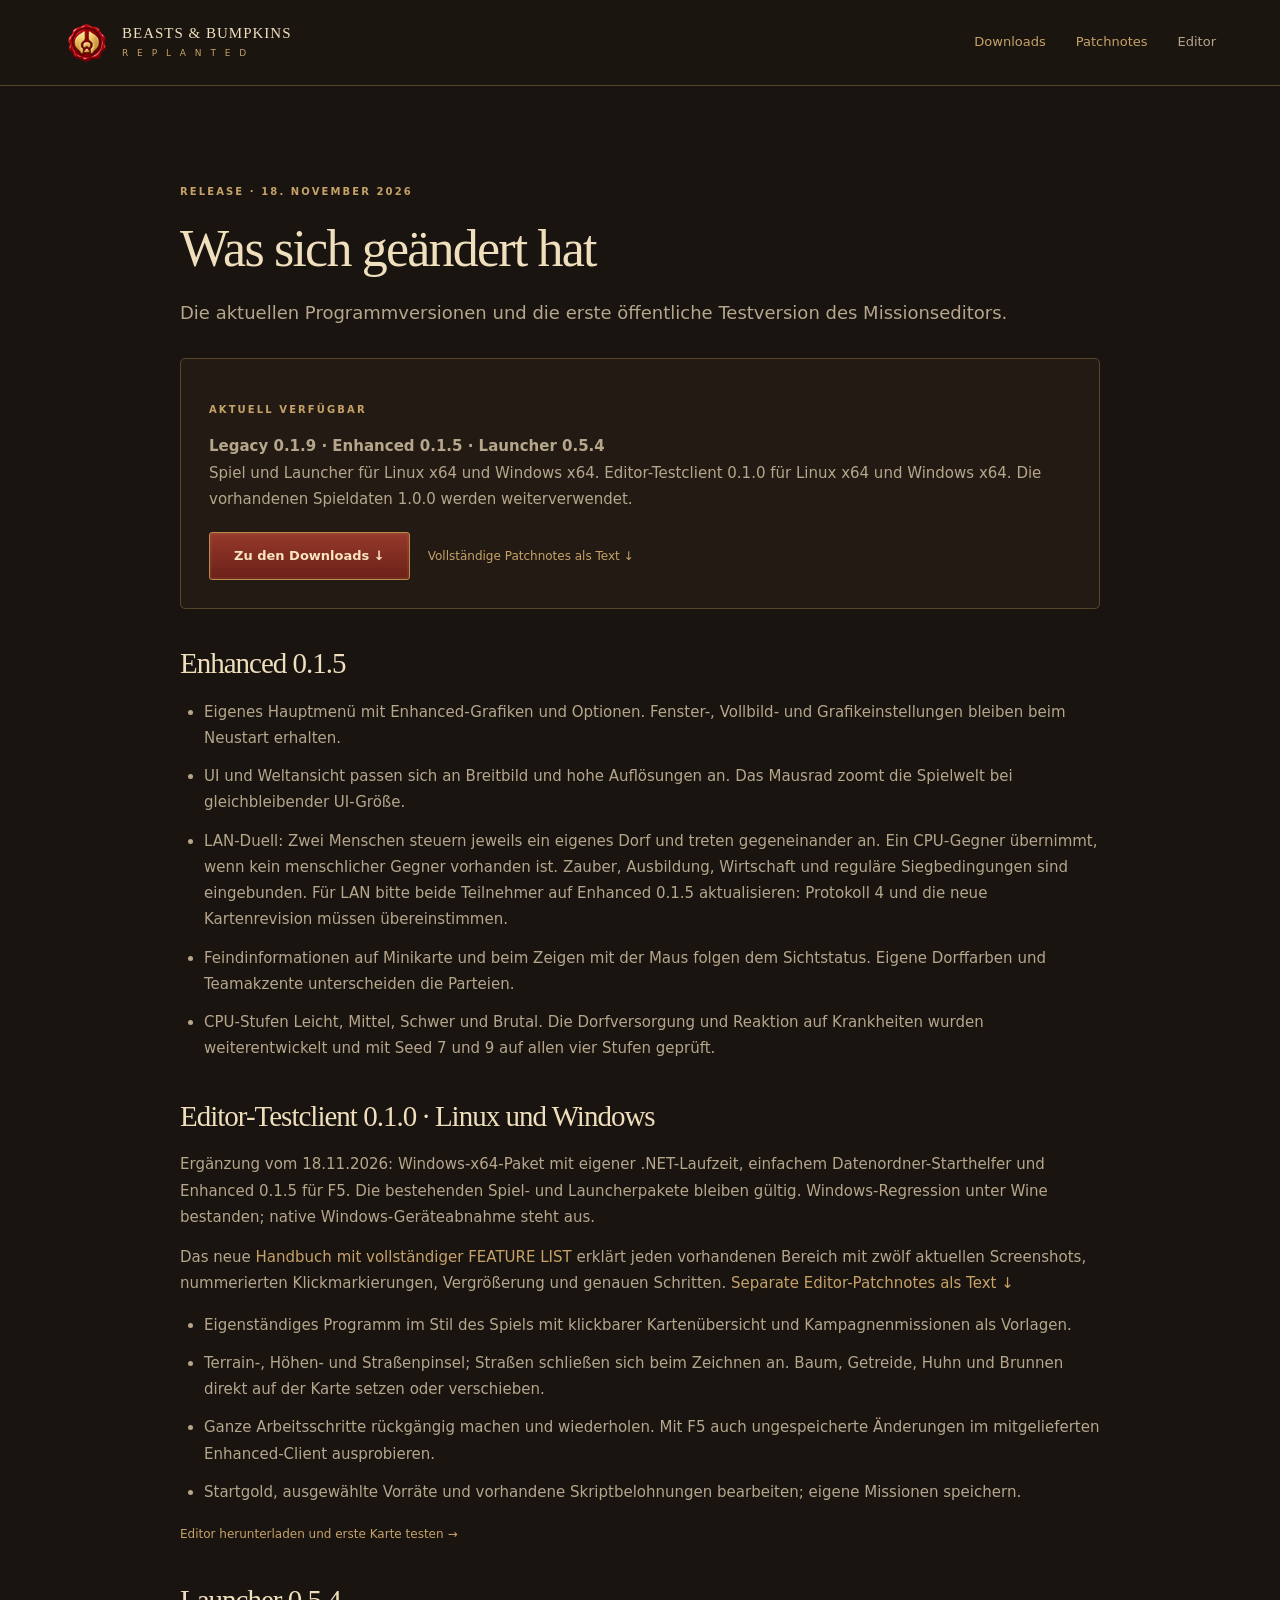
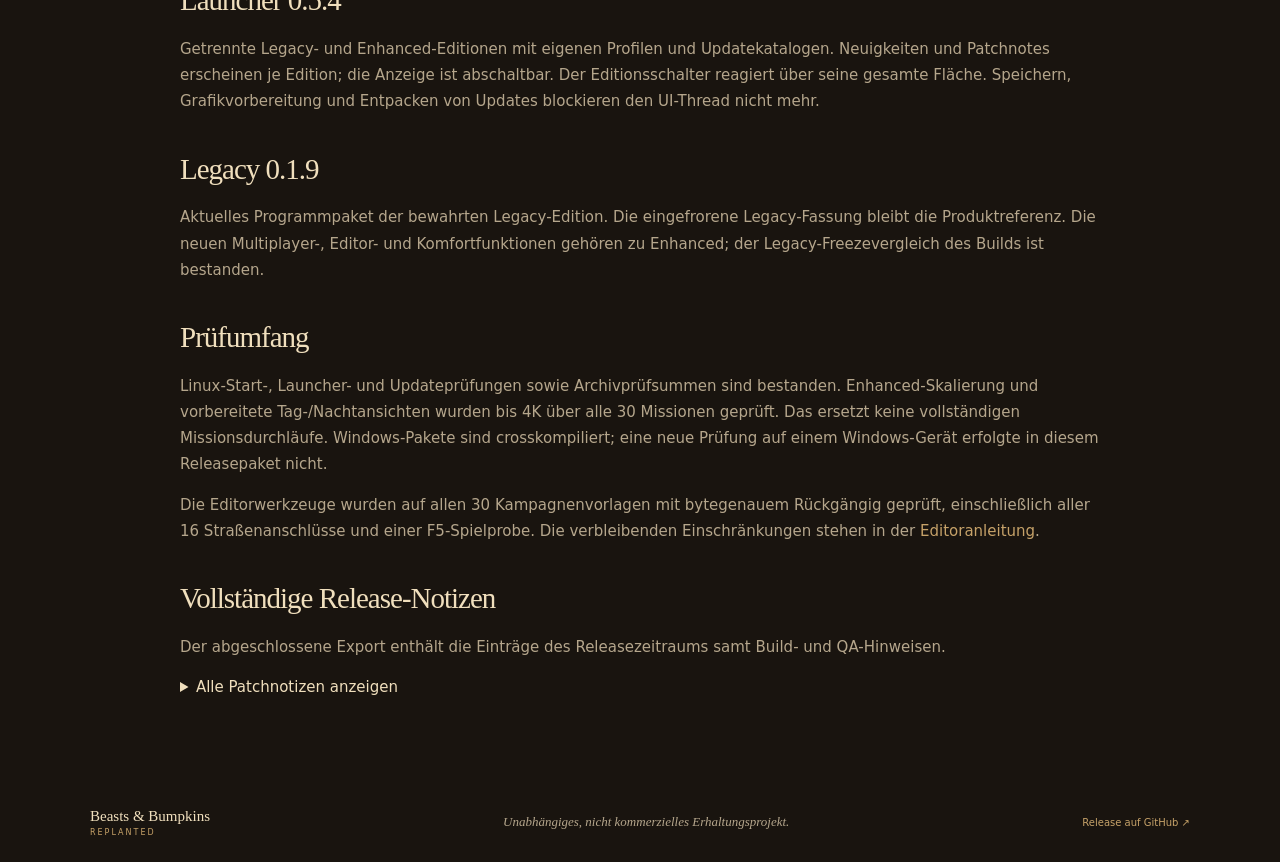
<file: site/patchnotes.html>
<!doctype html>
<html lang="de"><head><meta charset="utf-8"><meta name="viewport" content="width=device-width, initial-scale=1">
<meta name="theme-color" content="#1b1510"><meta name="description" content="Die aktuellen Programmversionen und die erste öffentliche Testversion des Missionseditors.">
<title>Was sich geändert hat · Replanted</title><link rel="icon" type="image/png" href="assets/seal.png"><link rel="stylesheet" href="styles.css"></head>
<body><a class="skip-link" href="#main">Zum Inhalt</a>
<header class="site-header"><a class="brand" href="index.html?lang=de"><img src="assets/seal.png" width="46" height="46" alt=""><span>BEASTS &amp; BUMPKINS<small>R E P L A N T E D</small></span></a>
<nav aria-label="Hauptnavigation"><a href="index.html?lang=de#downloads">Downloads</a><a href="patchnotes.html">Patchnotes</a><a href="editor.html">Editor</a></nav></header>
<main id="main" class="section release-article"><p class="eyebrow">RELEASE · 18. NOVEMBER 2026</p><h1>Was sich geändert hat</h1><p class="lead">Die aktuellen Programmversionen und die erste öffentliche Testversion des Missionseditors.</p><div class="release-box"><p class="eyebrow">AKTUELL VERFÜGBAR</p><p><strong>Legacy 0.1.9 · Enhanced 0.1.5 · Launcher 0.5.4</strong><br>Spiel und Launcher für Linux x64 und Windows x64. Editor-Testclient 0.1.0 für Linux x64 und Windows x64. Die vorhandenen Spieldaten 1.0.0 werden weiterverwendet.</p><div class="release-actions"><a class="button primary" href="index.html?lang=de#downloads">Zu den Downloads ↓</a><a class="text-link" href="PATCHNOTES-2026-11-18.txt" download>Vollständige Patchnotes als Text ↓</a></div></div>
<section id="enhanced"><h2>Enhanced 0.1.5</h2><ul>
<li>Eigenes Hauptmenü mit Enhanced-Grafiken und Optionen. Fenster-, Vollbild- und Grafikeinstellungen bleiben beim Neustart erhalten.</li>
<li>UI und Weltansicht passen sich an Breitbild und hohe Auflösungen an. Das Mausrad zoomt die Spielwelt bei gleichbleibender UI-Größe.</li>
<li>LAN-Duell: Zwei Menschen steuern jeweils ein eigenes Dorf und treten gegeneinander an. Ein CPU-Gegner übernimmt, wenn kein menschlicher Gegner vorhanden ist. Zauber, Ausbildung, Wirtschaft und reguläre Siegbedingungen sind eingebunden. Für LAN bitte beide Teilnehmer auf Enhanced 0.1.5 aktualisieren: Protokoll 4 und die neue Kartenrevision müssen übereinstimmen.</li>
<li>Feindinformationen auf Minikarte und beim Zeigen mit der Maus folgen dem Sichtstatus. Eigene Dorffarben und Teamakzente unterscheiden die Parteien.</li>
<li>CPU-Stufen Leicht, Mittel, Schwer und Brutal. Die Dorfversorgung und Reaktion auf Krankheiten wurden weiterentwickelt und mit Seed 7 und 9 auf allen vier Stufen geprüft.</li></ul></section>
<section id="editor"><h2>Editor-Testclient 0.1.0 · Linux und Windows</h2><p>Ergänzung vom 18.11.2026: Windows-x64-Paket mit eigener .NET-Laufzeit, einfachem Datenordner-Starthelfer und Enhanced 0.1.5 für F5. Die bestehenden Spiel- und Launcherpakete bleiben gültig. Windows-Regression unter Wine bestanden; native Windows-Geräteabnahme steht aus.</p><p>Das neue <a href="editor.html#features">Handbuch mit vollständiger FEATURE LIST</a> erklärt jeden vorhandenen Bereich mit zwölf aktuellen Screenshots, nummerierten Klickmarkierungen, Vergrößerung und genauen Schritten. <a href="EDITOR-PATCHNOTES.txt">Separate Editor-Patchnotes als Text ↓</a></p><ul>
<li>Eigenständiges Programm im Stil des Spiels mit klickbarer Kartenübersicht und Kampagnenmissionen als Vorlagen.</li>
<li>Terrain-, Höhen- und Straßenpinsel; Straßen schließen sich beim Zeichnen an. Baum, Getreide, Huhn und Brunnen direkt auf der Karte setzen oder verschieben.</li>
<li>Ganze Arbeitsschritte rückgängig machen und wiederholen. Mit F5 auch ungespeicherte Änderungen im mitgelieferten Enhanced-Client ausprobieren.</li>
<li>Startgold, ausgewählte Vorräte und vorhandene Skriptbelohnungen bearbeiten; eigene Missionen speichern.</li></ul><a class="text-link" href="editor.html">Editor herunterladen und erste Karte testen →</a></section>
<section id="launcher"><h2>Launcher 0.5.4</h2><p>Getrennte Legacy- und Enhanced-Editionen mit eigenen Profilen und Updatekatalogen. Neuigkeiten und Patchnotes erscheinen je Edition; die Anzeige ist abschaltbar. Der Editionsschalter reagiert über seine gesamte Fläche. Speichern, Grafikvorbereitung und Entpacken von Updates blockieren den UI-Thread nicht mehr.</p></section>
<section id="legacy"><h2>Legacy 0.1.9</h2><p>Aktuelles Programmpaket der bewahrten Legacy-Edition. Die eingefrorene Legacy-Fassung bleibt die Produktreferenz. Die neuen Multiplayer-, Editor- und Komfortfunktionen gehören zu Enhanced; der Legacy-Freezevergleich des Builds ist bestanden.</p></section>
<section id="pruefung"><h2>Prüfumfang</h2><p>Linux-Start-, Launcher- und Updateprüfungen sowie Archivprüfsummen sind bestanden. Enhanced-Skalierung und vorbereitete Tag-/Nachtansichten wurden bis 4K über alle 30 Missionen geprüft. Das ersetzt keine vollständigen Missionsdurchläufe. Windows-Pakete sind crosskompiliert; eine neue Prüfung auf einem Windows-Gerät erfolgte in diesem Releasepaket nicht.</p><p>Die Editorwerkzeuge wurden auf allen 30 Kampagnenvorlagen mit bytegenauem Rückgängig geprüft, einschließlich aller 16 Straßenanschlüsse und einer F5-Spielprobe. Die verbleibenden Einschränkungen stehen in der <a href="editor.html#grenzen">Editoranleitung</a>.</p></section>
<section id="journal"><h2>Vollständige Release-Notizen</h2><p>Der abgeschlossene Export enthält die Einträge des Releasezeitraums samt Build- und QA-Hinweisen.</p><details><summary>Alle Patchnotizen anzeigen</summary><pre class="patch-journal">Beasts &amp; Bumpkins: Replanted - Patchnotizen
Release: legacy-0.1.9_enhanced-0.1.5_launcher-0.5.4

Legacy: 0.1.9
Enhanced: 0.1.5
Launcher: 0.5.4
Quellstand: f236d61b329029c6afae0a70831302f351f62c32
Notizen-SHA256: 24eac2f4090a75ea01badc0ba5a221f91a64efa8f7e737a3a4d7c5e30ff03bd6

Aenderungen
-----------
2026-11-02 [Launcher] Der Legacy-/Enhanced-Schalter reagiert über seine gesamte Fläche. Auswahl speichern, Grafiken vorbereiten und Updates entpacken blockieren den UI-Thread nicht mehr.
2026-11-02 [Launcher] Neuigkeiten werden getrennt für Legacy und Enhanced angezeigt. Ohne Nachrichten oder Verweise sowie bei Offlinebetrieb bleibt die Burgstube vollflächig sichtbar. Die Anzeige ist je Edition abschaltbar.
2026-11-02 [Updates] Ein optionales separates Newsmanifest ergänzt HTML-/Patchnotes-Verweise und Textmeldungen, während bestehende Updatekataloge kompatibel bleiben.
2026-11-02 [Build] Ein fortlaufendes Patchnotiz-Journal und ein ausdrücklicher Releaseabschluss werden eingeführt. Der Abschluss erzeugt nach erfolgreichem Paketbau eine versionierte Textdatei; mehrere Zielplattformen teilen einen Abschluss.
2026-11-02 [Build] Auch die bisherigen Windows-Skripte unterstützen den ausdrücklichen Patchnotiz-Abschluss, frühe Konfliktprüfungen und das Bereinigen temporärer Snapshots. Die Paketierung der Spielclients bleibt unverändert.
2026-11-02 [QA] Patchnotizen-Export, Wiederherstellung, parallele Ergänzungen und die Release-Anbindung wurden mit kleinen Testpaketen geprüft. Die PowerShell-Laufzeitprüfung bleibt auf diesem Linuxhost mangels pwsh offen.
2026-11-02 [QA] Speicher- und Hashprüfung nach Einführung des Patchnotiz-Journals abgeschlossen. Temporäre Prüfdateien wurden entfernt; die nötigen Nachweise bleiben kompakt erhalten.
2026-11-02 [Enhanced] Menüs, HUD und Weltansicht passen sich der gesamten Fensterfläche und Breitbildformaten an. Das Mausrad zoomt die Welt bei gleichbleibender UI-Größe; Auswahl, Mausanker, schwebende Texte und Ladebalken folgen der passenden Darstellung.
2026-11-02 [QA] Die Enhanced-Skalierung wurde in fünf Sprachen sowie bis 4K geprüft. Lastvergleiche umfassen alle 30 Missionen bei vorbereitetem Tag und Nacht; sie ersetzen keine vollständig durchgespielte Missionsabnahme. Legacy behält seine bisherigen Übersetzungen und seinen Quellfingerprint.
2026-11-02 [QA] Die Nachweise zur Enhanced-Skalierung wurden kompakt gesichert und rund 16,9 GB eigene rohe Prüf- und Arbeitsausgaben entfernt. Im neuen Work-Bereich bleiben nur der aktuelle Client und seine privaten Laufzeitdateien; ältere Referenzen und fremde Arbeiten bleiben erhalten.
2026-11-02 [QA] Die Speicherprüfung nach Abschluss der Enhanced-Skalierung bestätigt unveränderte Clientdateien und Referenzen sowie die gezielte Bereinigung der eigenen Prüfausgaben. Der abschließende Hashnachweis benötigt keine neuen Build- oder Testdateien.
2026-11-03 [Enhanced] Übernommene Grafik- und Steuerungsoptionen bleiben bei unveränderten Startvorgaben nach einem Neustart erhalten. Bewusst geänderte Startwerte werden gezielt übernommen; auch Alt+Enter speichert Vollbild. Die Auflösungsauswahl reicht jetzt bis 4K.
2026-11-03 [Enhanced] Optionen steht vor Abbrechen beziehungsweise Kapitulation. Die doppelten Bedienhilfen-Einträge im Haupt- und Pausenmenü entfallen; ihre Einstellungen bleiben unter Optionen verfügbar.
2026-11-03 [QA] Neustarts, fünf Menüsprachen, 4K-Bedienung und Eingabelast wurden geprüft. Linux- und Windows-Builds sowie die Windows-Dateiersetzung unter Wine bestehen; Legacy bleibt unverändert.
2026-11-03 [QA] Die abgeschlossenen Neustart-, Windows- und Bildprüfungen wurden bereinigt. Nur kompakte Nachweise und der geprüfte Offline-Clientcheckpoint für den folgenden CPU-/LAN-Arbeitsschritt bleiben erhalten.
2026-11-03 [QA] Der Options-/Menücommit und sein begrenzter Clientcheckpoint wurden nach dem Commit erneut per Hash geprüft; entfernte Rohdaten bleiben entfernt.
2026-11-03 [Enhanced/Mehrspieler] Erstes lokales 1-gegen-1 gegen die native CPU auf eigener Gefechtskarte: Mehrspieler-Menü, Seedwahl, getrennte Speicherplätze sowie Sieg, Niederlage und Unentschieden mit Wiederaufnahme. Begrenzte versionierte Loopback-Sitzungsgrundlage und geprüfte Befehlsannahme; Rechner-LAN und GNS-Anbindung folgen noch.
2026-11-03 [Enhanced/UI/QA] Italienische und spanische neue Menütexte korrekt zugeordnet. Fünf Sprachen und Darstellung bis 4K visuell geprüft; neun Editionsregressionen, Windows-Build mit DLL-Prüfung und lokaler Windows-Gefechtskurs unter Wine bestanden. Legacy-Fingerprint und geprüfter Offline-Einzelspielerkurs unverändert; Lastmessungen und Abnahmegrenzen dokumentiert.
2026-11-03 [QA/Speicher] Gefechtsnachweise kompakt mit Hash-/Zweckinventar gesichert und identische PNGs verknüpft. Rund 4,77 GB eigene Rohprüfungen, Prototypen, Windows-Build und Wine-Testprofil entfernt; ausführbare CPU-Vergleichsreferenz und einziger aktiver Nativebuild bleiben gezielt erhalten.
2026-11-03 [QA/Speicher] Nach dem Gefechts-Commit alle 393 kompakten Nachweisdateien gegen Git sowie die beiden privaten Vergleichsarchive und den aktiven Build erneut hashgeprüft. Im eigenen Gefechts-Workverzeichnis bleiben ausschließlich die zwei begründeten Referenzdateien.
2026-11-03 [Enhanced/LAN] Echter LAN-Direktmodus: Zwei Spieler steuern je ein eigenes gegnerisches Dorf. Host/Beitritt per Verbindungscode; die CPU führt das zweite Dorf nur ohne menschlichen Gegner und übernimmt es nach dessen Verlassen. Gemeinsame Pause, sichtgefilterte Ansichten, geprüfte Bau-/Bewegungs-/Kampfaufträge und getrennte Ergebnisse ergänzt.
2026-11-03 [Build/QA] Enhanced erhält gepinnte GNS-/Protobuf-Abhängigkeiten samt privaten Laufzeitdateien und Lizenzen. Zwölf Editions-/LAN-Regressionen, 25 Releaseprüfungen, fünf Sprachpaare, Linux/Windows unter Wine und begrenzte 4K-Tag-/Nachtkurse geprüft. Legacy unverändert; echte Zweirechner-, Windowsgeräte- und Langzeitabnahme stehen noch aus.
2026-11-03 [QA/Speicher] LAN-Prüfnachweise kompakt gesichert; 8.406 entbehrliche eigene Dateieinträge mit rund 5,06 GB logischen Daten entfernt. Nur begründete Linux-/Windows-Vergleichsruntimes, gepinnte SDKs und der aktive Entwicklungsbuild bleiben; identische Nachweisbilder nach Hash- und Bytevergleich verknüpft.
2026-11-03 [QA/Speicher] Nach LAN-Commit 244b797e alle 419 gespeicherten Nachweise gegen die Commitbytes, vier Referenzdateien samt Archivinhalt, 305 aktive Buildeinträge und 331 SDK-/Quellcacheeinträge erneut geprüft. Bereinigte Pfade bleiben entfernt; Legacyfingerprint unverändert.
2026-11-03 [Enhanced] LAN-Ausbildung, Zauber und Wirtschaft beider gegnerischer Doerfer korrigiert: eigene Kosten, Mana und Statistiken, geordnete Wirtschaftsregler und unveraenderte Ergebnisse nach dem regulaeren Kampfende.
2026-11-03 [Build/QA] Privaten LAN-Regelkern vom Legacy-/Offlinekern getrennt. Beide Spielersitze mit zehn Ausbildungswegen, allen 14 manuellen Zaubern, Wirtschaft und Kampfsiegen geprueft; 14 Regressionen, 4K bei Tag/Nacht, Linux-Fenster und Windows-Gast unter Wine. Physische Zweirechner- und Langzeitabnahme bleiben offen.
2026-11-03 [QA/Speicher] Kompakte LAN-Regelnachweise und feste Vergleichsprogramme gesichert; ueberholte eigene Test-/Build-/Wine-Dateien mit rund 5,18 GB logischem Umfang gezielt entfernt. Legacy- und Offlinevergleiche bleiben unveraendert.
2026-11-03 [QA/Speicher] Nach LAN-Regelcommit 85590d7b alle 359 Paketdateien gegen die Commitbytes geprueft, dazu vier aktuelle Referenzdateien samt Archivinhalt, 321 aktive Buildeintraege und 331 SDK-/Quellcacheeintraege. Bereinigte Pfade bleiben entfernt; alte LAN-Referenzen und Legacyfingerprint unveraendert.
2026-11-03 [Build/QA] Releasepruefung zaehlt die 34 Legacy-/Launcherparameter getrennt von den drei festen Enhanced-LAN-Parametern. Vollstaendiger Launcher-Releasepruefschritt mit 874 Assertions und 25 Pythonpruefungen bestanden; LAN/Multiplayer bleibt Bestandteil jedes Enhancedclients.
2026-11-03 [QA/Speicher] Release-CLI-Blocker und Korrektur kompakt nachgewiesen; 1.527 eigene temporaere Testeintraege mit rund 861 MB logischen Daten entfernt. Vorhandene Releaseversuche, Versions-/Paketlockaenderungen und Vergleichsruntimes erhalten.
2026-11-03 [QA/Speicher] Release-CLI-Commit 0dc860d4 und alle 27 Paketdateien gegen die Commitbytes geprueft; eigener Workbereich bleibt entfernt. Bereits laufenden neuen All-Build mit Launcher 0.5.3 samt seinen Build-, Versions- und Lockdateien unveraendert weiterlaufen lassen.
2026-11-03 [Build] Enhanced findet Protobuf und GameNetworkingSockets im Windows-Cross-Build nun gezielt ueber die privaten SDK-Configpakete, auch bei auf SDL beschraenkten Suchpfaden und alten gecachten Hostpfaden. LAN bleibt verpflichtend im Enhancedclient.
2026-11-03 [QA] Protobuf-Suchfehler mit bisheriger Datei reproduziert; derselbe fehlgeschlagene Cache konfiguriert mit Korrektur erfolgreich und verlinkt eine echte Windows-x64-LAN-Probe. Vier SDK-Regressionen, drei native LAN-/Legacytests und 18 Releasetests bestanden; eigene Zwischenstaende bereinigt.
2026-11-03 [Website/Downloads] Veraltete Downloadkataloge auf Launcher 0.5.3 und Enhanced 0.1.4 abgeglichen. Neue Linux-/Windows-Setup-Pakete passen wieder zu den vorhandenen Updatequellen; Game Data bleiben unveraendert. Pages-Pruefung, 46 Paketregressionen, Frontendtest und Build gegen GitHub-Assets bestanden.
2026-11-04 [QA/Website/Speicher] Ursache und Abnahme des Pages-Katalogfehlers dokumentiert. Nur benoetigte kompakte Pruefberichte behalten; rund 1,34 MB eigene temporaere Websitekopien und API-Rohdaten gezielt entfernt. Vorhandene Updatequellen, Game Data und fremde Versions-/Paketlockaenderungen erhalten.
2026-11-04 [Tooling/Design] Zwei klickbare Release-Desk-Entwürfe mit GitHub-Release-Link, getrenntem Datenlink, Patchnotizenpflege und Pages-Kopierplan zur Designabnahme vorbereitet; Browseransichten geprüft. Avalonia-Implementierung und echte Dateiübernahme stehen noch aus.
2026-11-04 [Enhanced/Mehrspieler] Neue Gefechte verbergen unerforschte Gegner auf Minikarte und beim Hover; erinnerte LAN-Gebaeude liefern nach dem Rueckzug des Spaehers keine Hoverinformationen. Getrennte Spielerfarben bleiben auch nachts erkennbar. Urspruengliche Spielergrundwerte beheben den blockierten CPU-Dorfausbau.
2026-11-04 [Enhanced/CPU] Leicht, Mittel, Schwer und Brutal sind fuer lokale CPU-Gefechte und die LAN-CPU-Vertretung waehlbar. Unterschiedliche Entscheidungsfrequenzen und Ausbildungsprioritaeten; Stufe im lokalen Gefechtsstand erhalten. Staerkebalance und der gemeldete Sieg ohne Kampf bleiben offen.
2026-11-04 [QA/Speicher] 16 Editions-/LAN-Regressionen, zwoelf CPU-Aufbaukurse, verbundene Spaeherrueckzugsprobe, fuenf Sprachen, X11-/SDL-Pixelvergleich, 4K-Tag/Nacht und Windows-x64-Kompilation geprueft. Einzelspielerzustand, Bild, PCM und Legacykern unveraendert. Rund 3,03 GB eigene Zwischen- und Testdateien entfernt; kompakte Nachweise behalten.
2026-11-04 [Tooling/QA] Die freigegebene Release-Desk-Werkbank ist als separate Avalonia-App verfügbar: GitHub-Release-Link auf Manifestpakete anwenden, vorhandenen Datenlink behalten oder ersetzen, Patchnotizen pflegen und nachträglich mit gewählter Notizgrenze erzeugen sowie Kataloge und TXT-Fassung gesichert in den lokalen Pages-Ordner kopieren. Linux-Ausführung, Windows-Cross-Paket, öffentlicher Release v031126, Journal-/Rollbackregressionen und UI-Last geprüft; Python 3.10+ für Journalfunktionen erforderlich.
2026-11-06 [Enhanced / Mehrspieler] Eigene Dorffarbe vor lokalen CPU- und LAN-Partien wählbar und im Profil gespeichert. Figuren, Minikartenpunkte und Auswahl zeigen die Farbe auch nachts; bei gleicher Wahl zeigt die Lobby dem Gast die nächste freie Farbe an. Beide LAN-Clients aktualisieren (Protokoll 4).
2026-11-06 [Enhanced / Gefechte] Gegnerische Tore können nicht mehr ohne Auswahl geschaltet werden; erkundete Felder verraten im LAN keine neuen Geländedaten nach Sichtrückzug. Bei lokalem Sieg oder Verlust nennt die Ergebnisanzeige das entvölkerte Dorf.
2026-11-06 [QA] Sieg ohne Spielerbefehl gegen CPU reproduziert: Bei Seed 9 starb der letzte CPU-Bewohner an Krankheit. Spielstand vor dem letzten Takt gesichert. LAN-Farbkonflikt, Wiederbeitritt, 4K-Tag-/Nachtkämpfe beider Sitze, Legacy-Vergleich und Windows-x64-Build geprüft.
2026-11-06 [Enhanced / Multiplayer] Das CPU-Dorf plant Brunnen, Eier, Weizen und Wohnraum nach Bedarf und hält Arbeitskräfte für die nächste Generation zurück. Es baut eine Kirche, bildet Priester aus und behandelt Erkrankte mit dem vorhandenen Mana oder durch persönlichen Kontakt. Das gilt für alle vier Schwierigkeitsstufen im lokalen Gefecht und auf einem freien LAN-Gegnerplatz.
2026-11-06 [Enhanced / Gefechtskarte] Auf Grenzdörfer stehen echte Bäume außerhalb der Startbauflächen. Fliehende Figuren und über den Kartenrand fliegende Steingeschosse konnten die Partie anhalten. Die belegten Fälle laufen jetzt weiter. Beide LAN-Teilnehmer benötigen dieselbe neue Kartenrevision.
2026-11-06 [QA / CPU-Balance] Seeds 7 und 9 auf Leicht, Mittel, Schwer und Brutal jeweils 50.000 Takte geprüft. Alle acht CPU-Dörfer aßen und tranken auch im letzten Prüfjahr. In acht Ausbrüchen mit Heilzauber überlebten alle 24 Erkrankten. Ein zusätzlicher LAN-Hostlauf auf Seed 9/Mittel erfasste über 100.000 Takte auch späte Geburten und Versorgung.
14.11.2026 [Enhanced / Editor] Eigenständiger Linux-Missionseditor mit klickbarer Kartenübersicht und den Werkzeugen Spieler, Objekte und Skripte. Startgold, Objektvorräte und unterstützte Skriptwerte lassen sich ändern, rückgängig machen und als eigene Mission speichern. F5 startet eine separate Spielprobe direkt am eigenen Dorf.
14.11.2026 [QA / Editor] Alle 30 Kampagnenmissionen bytegleich exportiert, 199 vorhandene Werte einzeln bearbeitet und die 30 Startansichten mit dem nativen Atlas verglichen. Separaten Spielstart, Mausauswahl und Tastaturbedienung unter Linux geprüft.
14.11.2026 [Enhanced / Editor] Der Missionseditor öffnet mit acht Geländearten und drei Pinselgrößen. Bäume, Getreide, Hühner und Brunnen lassen sich direkt auf der Karte setzen und verschieben. Strg+Z nimmt einen ganzen Arbeitsschritt zurück, F5 startet auch ungespeicherte Änderungen im Spiel. Originale Menükulisse und Spielschrift prägen die Oberfläche.
14.11.2026 [QA / Editor] Alle 30 Kampagnenkarten nach einem Pinselstrich bytegenau zurückgesetzt. Vier Objektklassen mit Verschieben und erneutem Öffnen geprüft. Der F5-Test hat die gemalte Wasserfläche und den versetzten Baum im echten Enhanced-Spiel geladen.
15.11.2026 [Enhanced / Editor] Der Höhenpinsel hebt Gelände an oder senkt es ab. Gezeichnete Straßen verbinden sich auch bei diagonalen Mausbewegungen mit benachbarten Wegen. Beim Entfernen passen sich Enden und Kreuzungen an. Strg+Z und Wiederholen erfassen den ganzen Strich. F5 startet die aktuelle Karte auch vor dem Speichern.
15.11.2026 [QA / Editor] Beide Pinsel auf allen 30 Kampagnenvorlagen mit bytegenauem Rückgängig geprüft. Alle 16 Straßenanschlüsse sowie ungespeicherte Höhen und Wege im F5-Spieltest unter Linux geprüft. Zwei Ansichten bearbeiteter Karten stimmen mit den aus der Original-EXE rekonstruierten Bildern überein.
18.11.2026 [Release] Legacy 0.1.9, Enhanced 0.1.5 einschließlich LAN und Launcher 0.5.4 für Linux x64 und Windows x64 gebaut. Linux-Launcher-, Start- und Updateprüfungen bestanden. Die bestehenden Game-Data-Dateien 1.0.0 wurden anhand ihres Inventars und ihrer Prüfsumme wiederverwendet.
18.11.2026 [Editor-Testclient] Eigenständiges Linux-x64-Testpaket 0.1.0 mit .NET 10.0.15, Enhanced 0.1.5 für F5, Startskript und deutscher Testanleitung vorbereitet. Kartenwerkzeuge, Speichern, Rückgängig und F5 mit den gepackten nativen Bibliotheken und der ausgelieferten Editorassembly geprüft.
</pre></details></section></main>
<footer class="site-footer"><a class="footer-brand" href="index.html?lang=de">Beasts &amp; Bumpkins <span>REPLANTED</span></a><p>Unabhängiges, nicht kommerzielles Erhaltungsprojekt.</p><a href="https://github.com/Naroci/BeastsAndBumpkinsReplanted/releases/tag/v181126">Release auf GitHub ↗</a></footer></body></html>
</file>
<file: site/styles.css>
@charset "UTF-8";
:root{color-scheme:dark;--bg:#19140f;--panel:#241c15;--gold:#c6a269;--light:#f0dfbd;--muted:#b5a68c;--line:#59452e;--red:#85291e;--serif:Georgia,'Times New Roman',serif;--sans:system-ui,-apple-system,'Segoe UI',sans-serif}
*{box-sizing:border-box}html{scroll-behavior:smooth;scroll-padding-top:90px}body{margin:0;background:var(--bg);color:var(--muted);font:15px/1.75 var(--sans)}a{color:var(--gold);text-decoration:none}a:hover{color:var(--light)}button,select{font:inherit}button,a,summary,select{-webkit-tap-highlight-color:transparent}button:focus-visible,a:focus-visible,summary:focus-visible,select:focus-visible{outline:2px solid #f6cf85;outline-offset:5px}img{max-width:100%;height:auto}h1,h2,h3,p{margin:0}h1,h2,h3{font-family:var(--serif);font-weight:400;color:var(--light)}h1{font-size:clamp(38px,4.5vw,63px);line-height:1.12;letter-spacing:-1.8px}h2{font-size:clamp(32px,3.7vw,46px);line-height:1.16;letter-spacing:-1px}h3{font-size:25px;line-height:1.3}p+p{margin-top:15px}.skip-link{position:absolute;top:-80px;left:20px;z-index:10;background:var(--panel);padding:12px}.skip-link:focus{top:5px}.site-header{height:86px;padding:0 max(5%,calc((100vw - 1200px)/2));display:flex;align-items:center;justify-content:space-between;gap:24px;border-bottom:1px solid var(--line);background:#1b1510}.brand{display:flex;gap:12px;align-items:center;color:var(--light);font-family:var(--serif);font-size:15px;line-height:1.35;letter-spacing:1px;flex-shrink:0}.brand small{display:block;color:var(--gold);font:9px/2 var(--sans);letter-spacing:3px}.brand img{width:46px;height:46px}.site-header nav{display:flex;gap:30px;font-size:13px}.site-header nav a:last-child{color:var(--muted)}.hero{position:relative;min-height:698px;display:flex;align-items:center;isolation:isolate;overflow:hidden;border-bottom:1px solid var(--gold)}.hero-art{position:absolute;inset:0;z-index:-2;background:url('assets/great-hall.png') center 42%/cover no-repeat;image-rendering:auto}.hero:after{content:'';position:absolute;inset:0;z-index:-1;background:linear-gradient(90deg,rgba(18,12,7,.97) 2%,rgba(18,12,7,.86) 32%,rgba(18,12,7,.36) 68%,rgba(18,12,7,.17)),linear-gradient(0deg,#17120deb,transparent 38%,#17120d33)}.hero-content{width:1200px;max-width:90%;margin:0 auto;padding:54px 0 80px}.eyebrow{font-size:10px;letter-spacing:2.1px;font-weight:600;color:var(--gold);line-height:1.8}.diamond{font-size:9px;margin-right:8px}.original-logo{display:block;width:270px;height:auto;margin:30px 0 6px}.replanted{width:270px;text-align:center;color:var(--gold);font-size:11px;letter-spacing:4px}.ornament{display:flex;align-items:center;gap:12px;color:var(--gold);margin:26px 0 23px;font-size:8px;width:110px}.ornament span{height:1px;background:#8f6a34;flex:1}.hero-description{font-size:15px;color:#d0bea0;line-height:1.8;margin-top:23px}.hero-actions{display:flex;align-items:center;gap:28px;margin-top:29px}.button{display:inline-flex;align-items:center;justify-content:center;gap:20px;min-height:48px;border:1px solid #a77e42;padding:10px 24px;font-size:13px;font-weight:600;color:#f8e4be;box-shadow:inset 0 0 0 2px #ffffff0a;border-radius:3px;cursor:pointer}.button.primary{background:linear-gradient(#96392b,#6c2118);border-color:#bb8b48}.button.primary:hover{background:linear-gradient(#ab4332,#7d281c)}.button.secondary{background:linear-gradient(#393022,#292017)}.text-link{font-size:12px}.text-link span{margin-left:10px}.hero-note{margin-top:17px;font-size:10px;color:#a4947d;letter-spacing:.3px}.hero-caption{position:absolute;bottom:27px;right:5%;font:italic 15px var(--serif);color:#d4b37a}.hero-caption span{font-size:8px;padding-right:8px}.project-strip{display:flex;justify-content:center;gap:28px;background:#231c14;padding:16px 5%;font-size:10px;color:#c2af91;border-bottom:1px solid #3e3020}.project-strip span+span:before{content:'◆';font-size:6px;margin-right:28px;color:#957143}.section{width:1100px;max-width:90%;margin:0 auto;padding:83px 0;scroll-margin-top:20px}.project{display:grid;grid-template-columns:1fr 1.35fr;gap:40px 100px}.project h2,.launcher-grid h2,.faq-section h2{margin-top:18px}.project-copy .lead{font-family:var(--serif);font-size:23px;color:var(--light);line-height:1.4}.project-copy>p:not(.lead){font-size:13px}.development-note{padding-top:15px;border-top:1px solid var(--line);font-size:11px!important}.status-dot{display:inline-block;width:6px;height:6px;border-radius:50%;background:#a6aa78;margin-right:7px;vertical-align:middle}.principles{grid-column:1/-1;display:grid;grid-template-columns:repeat(3,1fr);gap:40px;padding-top:31px;border-top:1px solid var(--line)}.chapter{color:#b18a50;font:20px var(--serif);display:block;margin-bottom:16px}.principles h3{font-size:20px}.principles p{font-size:12px;margin-top:10px}.launcher-section{background:linear-gradient(115deg,#282016,#201911);border-block:1px solid var(--line)}.launcher-grid{display:grid;grid-template-columns:1.35fr 1fr;align-items:center;gap:65px}.launcher-image img{display:block;border:1px solid #8b6938;box-shadow:0 16px 40px #0006;border-radius:5px}.launcher-image p{font-size:10px;text-align:center;margin-top:14px}.launcher-grid h2{font-size:36px}.launcher-grid h2+p{margin-top:22px;font-size:13px}.feature-list{list-style:none;padding:0;margin:21px 0;font-size:12px}.feature-list li{margin:8px 0}.feature-list li:before{content:'◆';color:var(--gold);font-size:6px;margin-right:12px;vertical-align:middle}.section-heading{display:flex;justify-content:space-between;align-items:end;gap:30px;margin-bottom:34px}.section-heading h2{margin-top:12px}.section-heading>p{font-size:12px}.download-panel{border:1px solid #765632;background:#231b13;border-radius:5px;overflow:hidden}.download-toolbar{display:flex;align-items:center;justify-content:space-between;gap:20px;padding:18px 24px;border-bottom:1px solid var(--line);background:#2a2118}.platforms{display:flex;gap:5px}.platforms button{background:transparent;color:#bfb095;border:1px solid transparent;border-radius:3px;padding:8px 20px;font-size:12px;cursor:pointer}.platforms button[aria-pressed=true]{color:#f3dfb7;border-color:#8b693d;background:#463522}.platforms button:hover{color:var(--light)}.architecture{font-size:11px;display:flex;align-items:center;gap:12px}.architecture select{color:#e1ceb0;background:#19140e;border:1px solid #725739;border-radius:3px;font-size:12px;padding:8px}.release-status{font-size:11px;padding:18px 28px 0;color:#d1b583;min-height:37px}.download-cards{display:grid;grid-template-columns:1fr 1fr;padding:25px 28px 30px;gap:30px}.download-cards article+article{border-left:1px solid var(--line);padding-left:30px}.download-cards h3{margin-top:10px}.download-cards article>p:not(.eyebrow){font-size:12px;margin-top:13px;max-width:400px}.download-cards .button{font-size:12px;min-width:230px;margin-top:18px}.package-meta{font-size:10px!important;color:#c4af8b;overflow-wrap:anywhere}.checksum{display:block;max-width:410px;font:9px/1.7 monospace;color:#ac9a7a;overflow-wrap:anywhere;margin-top:5px}.button[aria-disabled=true]{opacity:.42;cursor:default;pointer-events:none;background:#3a3023}.download-footer{padding:14px 28px;background:#1c160f;border-top:1px solid var(--line);display:flex;gap:15px;justify-content:space-between;align-items:center;font-size:10px}.install-note{display:flex;gap:20px;align-items:center;padding:25px 0 0}.install-note img{flex-shrink:0}.install-note h3{font:15px var(--serif)}.install-note p{font-size:11px;margin-top:6px}.faq-section{display:grid;grid-template-columns:1fr 1.4fr;gap:80px;padding-top:20px}.questions details{border-bottom:1px solid var(--line);padding:19px 0}.questions details:first-child{padding-top:0}.questions summary{cursor:pointer;color:#e3cfac;font:18px var(--serif);list-style:none;display:flex;justify-content:space-between;gap:15px}.questions summary::-webkit-details-marker{display:none}.questions summary:after{content:'+';font:18px var(--sans);color:var(--gold)}.questions details[open] summary:after{content:'−'}.questions details p{font-size:12px;margin-top:14px}.rights-notice{background:#211a12;border-top:1px solid var(--line)}.rights-notice .section{padding:34px 0}.rights-notice p{font-size:11px;max-width:900px;margin-top:10px}.rights-notice p:last-child{color:#ceb68d;font-size:10px}.site-footer{width:1100px;max-width:90%;margin:0 auto;padding:25px 0;display:flex;align-items:center;justify-content:space-between;gap:20px;font-size:10px}.footer-brand{font:15px var(--serif);color:var(--light)}.footer-brand span{font:8px var(--sans);letter-spacing:2px;display:block;color:var(--gold);margin-top:3px}.site-footer>p{font-family:var(--serif);font-style:italic;font-size:13px}
@media(min-width:1600px){.hero{min-height:760px}.hero-art{background-position:center 45%}}
@media(max-width:850px){.site-header{height:auto;min-height:80px;flex-wrap:wrap;gap:14px;padding:16px 5%}.site-header nav{gap:20px}.project{gap:35px}.launcher-grid{gap:30px}.launcher-grid h2{font-size:30px}.faq-section{gap:35px}.hero-caption{display:none}.project-strip{gap:10px;flex-direction:column;text-align:center}.project-strip span+span:before{display:none}.download-toolbar{padding:14px}.platforms button{padding:8px 12px}.architecture{gap:7px}.download-cards .button{min-width:0;width:100%;padding:10px}.hero:after{background:linear-gradient(90deg,#120c07ef,#120c0780),linear-gradient(0deg,#17120de6,transparent)}.hero-content{padding-block:45px 60px}.hero{min-height:660px}}
@media(max-width:600px){body{font-size:14px}.brand{font-size:12px}.brand img{width:38px;height:38px}.brand small{font-size:8px}.site-header{justify-content:center}.site-header nav{width:100%;justify-content:center;gap:20px;font-size:11px}.hero{min-height:620px}.hero-content{padding-block:32px 45px}.hero .eyebrow{font-size:8px;letter-spacing:1.4px}.original-logo{width:220px;margin-top:30px}.replanted{width:220px;font-size:9px}h1{font-size:42px;letter-spacing:-1.3px}.hero-description{font-size:12px}.hero-actions{gap:20px;flex-wrap:wrap}.hero-actions .button{padding-inline:18px}.hero-note{font-size:9px}.project-strip{font-size:9px;padding-block:14px;gap:4px}.section{padding:52px 0}.project,.launcher-grid,.faq-section{grid-template-columns:1fr;gap:27px}.project h2 br{display:none}.project-copy{font-size:12px}.principles{grid-template-columns:1fr;gap:24px}.principles article{position:relative;padding-left:40px}.chapter{position:absolute;left:3px;top:0}.principles h3{font-size:21px}.launcher-grid{display:flex;flex-direction:column-reverse;align-items:stretch}.launcher-grid h2{font-size:34px}.launcher-image{margin-top:8px}.section-heading{display:block}.section-heading>p{margin-top:18px}.download-toolbar{display:block;padding:14px 18px}.platforms{justify-content:space-between}.platforms button{flex:1}.architecture{justify-content:space-between;margin-top:15px}.download-cards{grid-template-columns:1fr;padding:22px;gap:26px}.download-cards article+article{border-left:0;border-top:1px solid var(--line);padding-left:0;padding-top:26px}.download-cards .button{min-height:46px}.release-status{padding:18px 22px 0}.download-footer{padding:15px 22px;display:block}.download-footer a{display:inline-block;margin-top:8px}.install-note{align-items:start;gap:13px}.install-note img{width:37px}.faq-section{padding-top:0}.questions details:first-child{padding-top:10px}.site-footer{flex-wrap:wrap;gap:16px}.site-footer>p{display:none}.rights-notice .section{padding-block:27px}}
@media(prefers-reduced-motion:reduce){html{scroll-behavior:auto}}

/* Website language selector: the game language remains an independent setting. */
.language-picker{display:flex;align-items:center;gap:9px;font-size:10px;color:var(--gold);flex-shrink:0}
.language-picker[hidden]{display:none}
.language-picker select{max-width:125px;padding:7px 9px;border:1px solid #725739;border-radius:3px;background:#19140e;color:var(--light);font:12px var(--sans);min-height:34px}
@media(max-width:1100px){.site-header{flex-wrap:wrap;height:auto;min-height:86px;padding-block:16px}.site-header nav{gap:20px}.language-picker>span{display:none}}
@media(max-width:600px){.site-header{justify-content:space-between;gap:12px}.site-header nav{order:3;gap:16px}.language-picker{order:2}.language-picker select{max-width:100px;padding-inline:6px}.brand{order:1}}
@media(max-width:600px){.project h2 br{display:initial}}

/* Release articles and the dedicated Linux editor download. */
.release-cards{display:grid;grid-template-columns:1fr 1fr;gap:30px;margin-top:30px}
.release-cards article,.release-box{padding:28px;border:1px solid var(--line);border-radius:5px;background:#231b13}
.release-cards h3{margin:10px 0}.release-cards p:not(.eyebrow){font-size:13px;margin-bottom:18px}
.release-actions{display:flex;align-items:center;flex-wrap:wrap;gap:18px;margin-top:20px}
.release-article{max-width:90%;width:920px}.release-article h1{font-size:clamp(34px,6vw,52px);line-height:1.15;margin:18px 0}
.release-article>.lead{font-size:18px;margin-bottom:30px}.release-article section{margin-top:38px}
.release-article h2{font-size:29px;margin-bottom:18px}.release-article p{margin-block:14px}
.release-article ul,.release-article ol{padding-left:24px}.release-article li{margin-bottom:12px}
.release-article pre{padding:18px;background:#15110d;border:1px solid var(--line);border-radius:4px;white-space:pre-wrap;overflow-wrap:anywhere;max-width:100%;font-size:13px}
.release-article code{overflow-wrap:anywhere}.release-article kbd{font-size:.9em;color:var(--light);background:#322619;border:1px solid var(--line);border-radius:3px;padding:2px 5px}
.release-article summary{cursor:pointer;color:var(--light)}.patch-journal{line-height:1.8}
@media(max-width:600px){.release-cards{grid-template-columns:1fr;gap:20px}.release-cards article,.release-box{padding:20px}.release-actions{align-items:stretch;flex-direction:column}.release-actions .button{min-width:0;text-align:center}.release-article h2{font-size:25px}.release-article pre{padding:12px;font-size:12px}}

.guide-nav{display:flex;flex-wrap:wrap;gap:12px 22px;margin:28px 0;font-size:13px;padding-block:18px;border-block:1px solid var(--line)}
.editor-shot{margin:28px 0}.editor-shot img{display:block;width:100%;height:auto;border:1px solid #765632;border-radius:4px}.editor-shot figcaption{font-size:12px;line-height:1.7;margin-top:10px;color:#c4af8b}.editor-shot figcaption a{display:inline-block}
.release-article h3{margin:30px 0 12px;font-size:23px}.guide-tip{padding:16px 20px;border-left:3px solid #b18a50;background:#231b13}.guide-help details{padding:16px 0;border-bottom:1px solid var(--line)}
@media(max-width:600px){.guide-nav{gap:10px 16px}.guide-tip{padding:12px}.release-article h3{font-size:21px}}

.site-header nav{flex-wrap:wrap;row-gap:10px}
</file>
<file: site/editor-handbook.css>
/* Authentic current screenshots; numbered guidance is a separate vector overlay. */
.editor-handbook section { scroll-margin-top: 2rem; }
.editor-handbook .guide-nav { gap: .5rem; }
.editor-handbook .guide-nav a { padding: .45rem .7rem; }
.table-scroll { overflow-x: auto; margin: 1.5rem 0; }
.feature-table { width: 100%; border-collapse: collapse; text-align: left; font-size: .94rem; }
.feature-table th,.feature-table td { padding: .8rem; border-bottom: 1px solid #70563a; vertical-align: top; }
.feature-table thead { background: #33271b; color: #f5da9b; }
.feature-table th[scope=row] { width: 27%; }
.feature-table a { color: #f4d79a; }
.editor-shot .shot-toggle { display: flex; align-items: center; gap: .5rem; padding: .7rem 1rem; color: #f4d79a; font-size: .9rem; cursor: pointer; background: #281e15; }
.shot-toggle input { width: 1.1rem; height: 1.1rem; accent-color: #ae7d35; }
.shot-viewport { overflow: auto; background: #16110d; }
.marked-shot { width: 100%; position: relative; margin: 0 auto; }
.editor-shot:has(input:checked) .marked-shot { width: var(--shot-width); max-width: none !important; }
.editor-shot .marked-shot img { display: block; width: 100%; height: auto; }
.marked-shot svg { position: absolute; inset: 0; width: 100%; height: 100%; pointer-events: none; overflow: hidden; }
.marked-shot svg path { fill: none; stroke: #ffe3a0; stroke-width: 3; filter: drop-shadow(0 1px 2px #000); }
.marked-shot svg circle { fill: #ffdf91; stroke: #24180d; stroke-width: 3; }
.marked-shot svg .target { fill: #ffe3a0; stroke: #24180d; stroke-width: 1.5; }
.marked-shot svg text { fill: #20160d; font: bold 19px system-ui,sans-serif; text-anchor: middle; }
.shot-legend { display: grid; grid-template-columns: repeat(2,minmax(0,1fr)); gap: .65rem 2rem; margin: 1rem 0; padding-left: 1.5rem; color: #eddfc7; }
.shot-legend li::marker { font-weight: 800; color: #ffdf91; }
.editor-handbook h2 { overflow-wrap: anywhere; }
@media(max-width:650px) { .shot-legend { grid-template-columns: 1fr; } .feature-table { min-width: 0; } #features .feature-table, #features .feature-table tbody, #features .feature-table tr, #features .feature-table th, #features .feature-table td { display: block; width: auto; } #features .feature-table thead { position: absolute; width: 1px; height: 1px; overflow: hidden; clip-path: inset(50%); } #features .feature-table tr { border-bottom: 1px solid #70563a; padding: .8rem 0; } #features .feature-table th, #features .feature-table td { border: 0; padding: .3rem .5rem; } #features .feature-table td:last-child { color: #f4d79a; } #features .feature-table td:last-child::before { content: "Bedienung: "; font-weight: 600; } .editor-shot .shot-toggle { font-size: .85rem; } }
@media print { .site-header,.site-footer,.shot-toggle,.guide-nav { display: none; } .editor-handbook details { display: block; } .marked-shot { width: 100% !important; } .editor-shot { break-inside: avoid; } }
</file>
